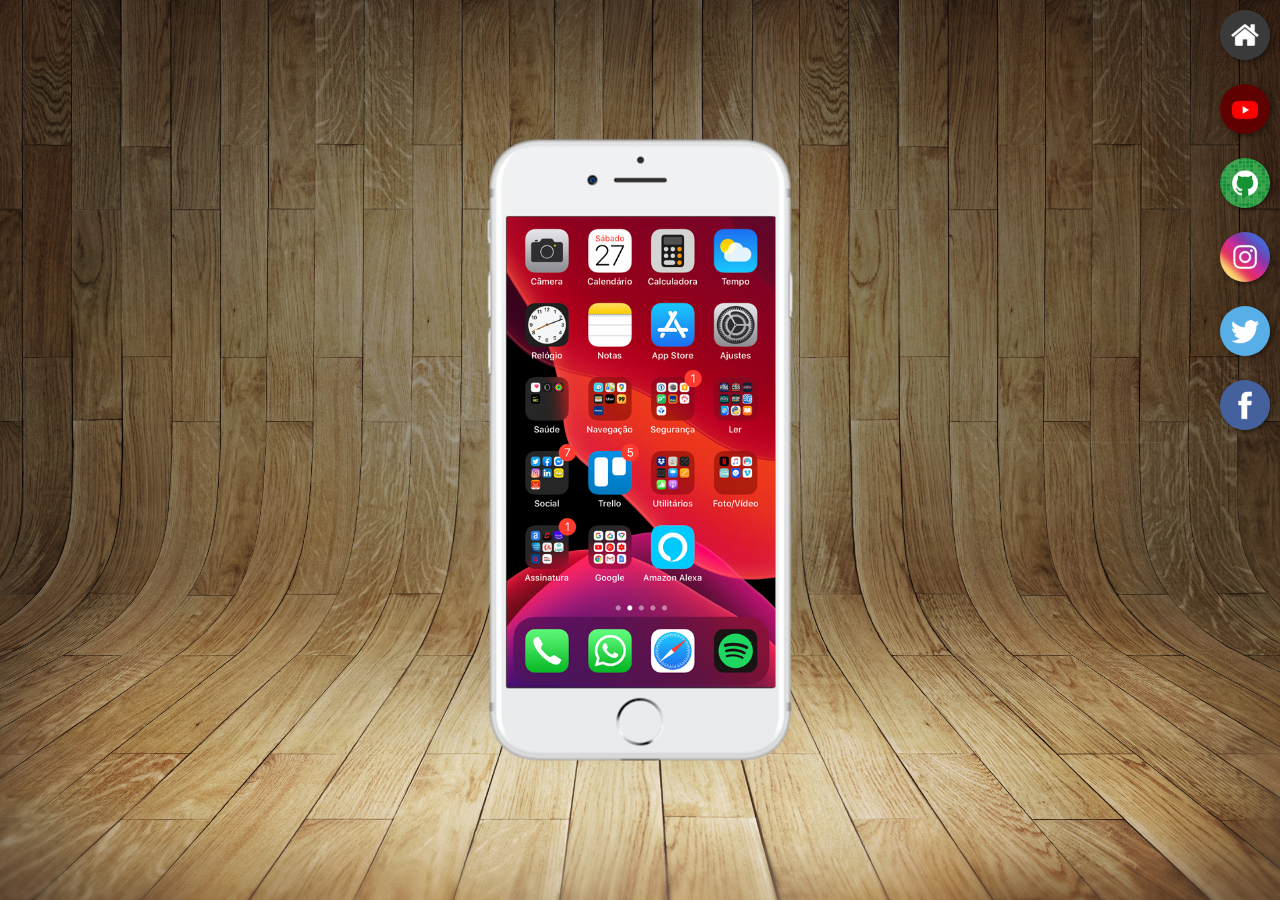
<file: index.html>
<!DOCTYPE html>
<html lang="pt-br">

<head>
    <meta charset="UTF-8">
    <meta name="viewport" content="width=device-width, initial-scale=1.0">
    <link rel="shortcut icon" href="assets/favicon/favicon.ico" type="image/x-icon">
    <link rel="stylesheet" href="assets/css/style.css">
    <title>Redes Sociais</title>
</head>

<body>
    <main>
        <section id="telefone">
            <iframe src="pages/home.html" name="tela" id="tela" frameborder="0"></iframe>
        </section>

        <section id="redes-sociais">
            <a href="pages/home.html" target="tela"><img src="assets/imagens/logo-home.jpg" alt="logo-home"></a><br>
            <a href="pages/youtube.html" target="tela"><img src="assets/imagens/logo-youtube.jpg" alt="logo-youtube"></a><br>
            <a href="pages/github.html" target="tela"><img src="assets/imagens/logo-github.jpg" alt="logo-github"></a><br>
            <a href="pages/instagram.html" target="tela"><img src="assets/imagens/logo-instagram.jpg" alt="logo-instagram"></a><br>
            <a href="pages/twitter.html" target="tela"><img src="assets/imagens/logo-twitter.jpg" alt="logo-twitter"></a><br>
            <a href="pages/facebook.html" target="tela"><img src="assets/imagens/logo-facebook.jpg" alt="logo-facebook"></a>
        </section>
    </main>

</body>

</html>
</file>
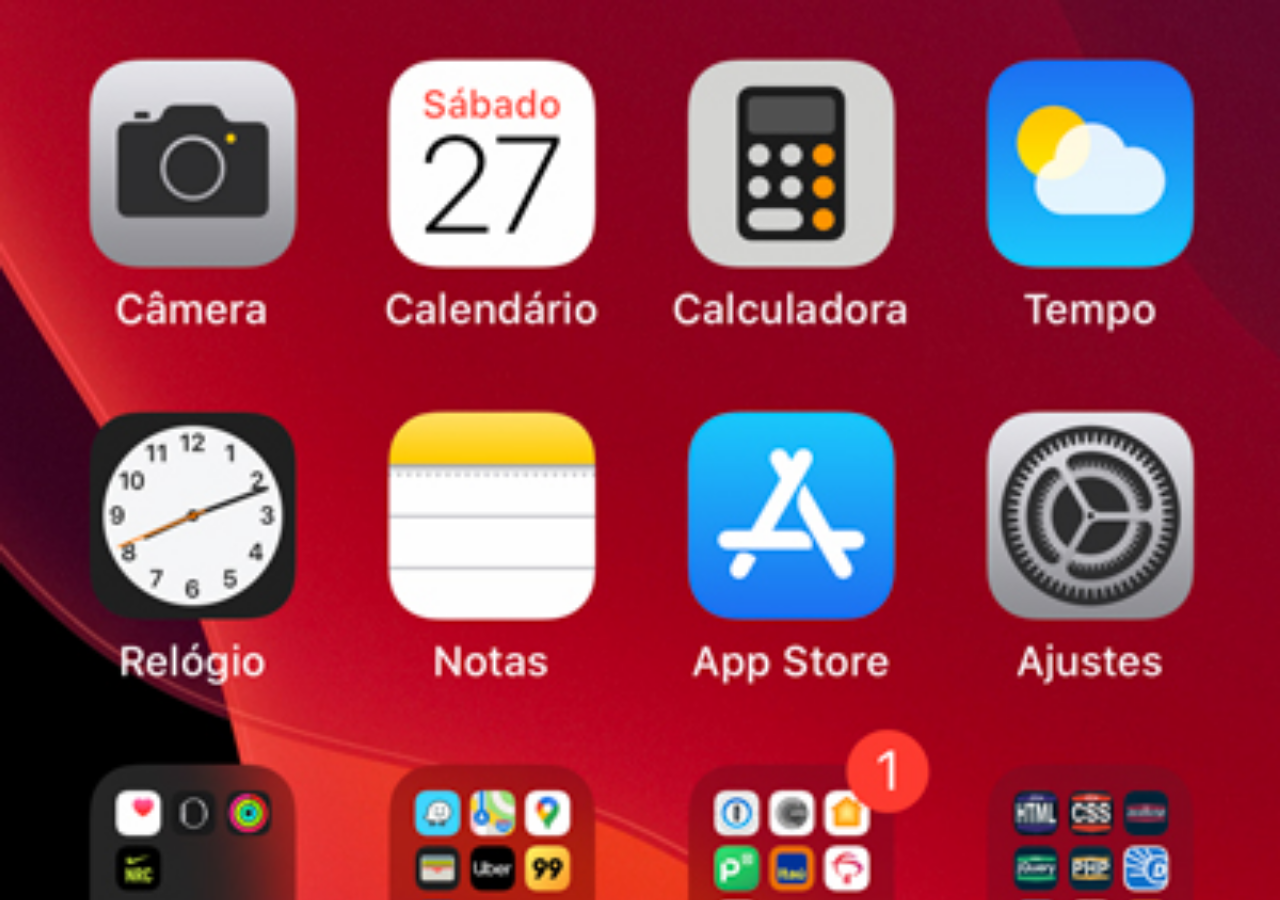
<file: home.html>
<!DOCTYPE html>
<html lang="pt-br">
<head>
    <meta charset="UTF-8">
    <meta name="viewport" content="width=device-width, initial-scale=1.0">
    <title>Home</title>
    <style>
        *{
            margin: 0px;
            padding: 0px;
        }
        body{
            width: 100vw;
            height: 100vh;
            background: black url(assets/imagens/tela-home.jpg) no-repeat top center;
            background-size: cover;
        }
    </style>
</head>
<body>
    
</body>
</html>
</file>
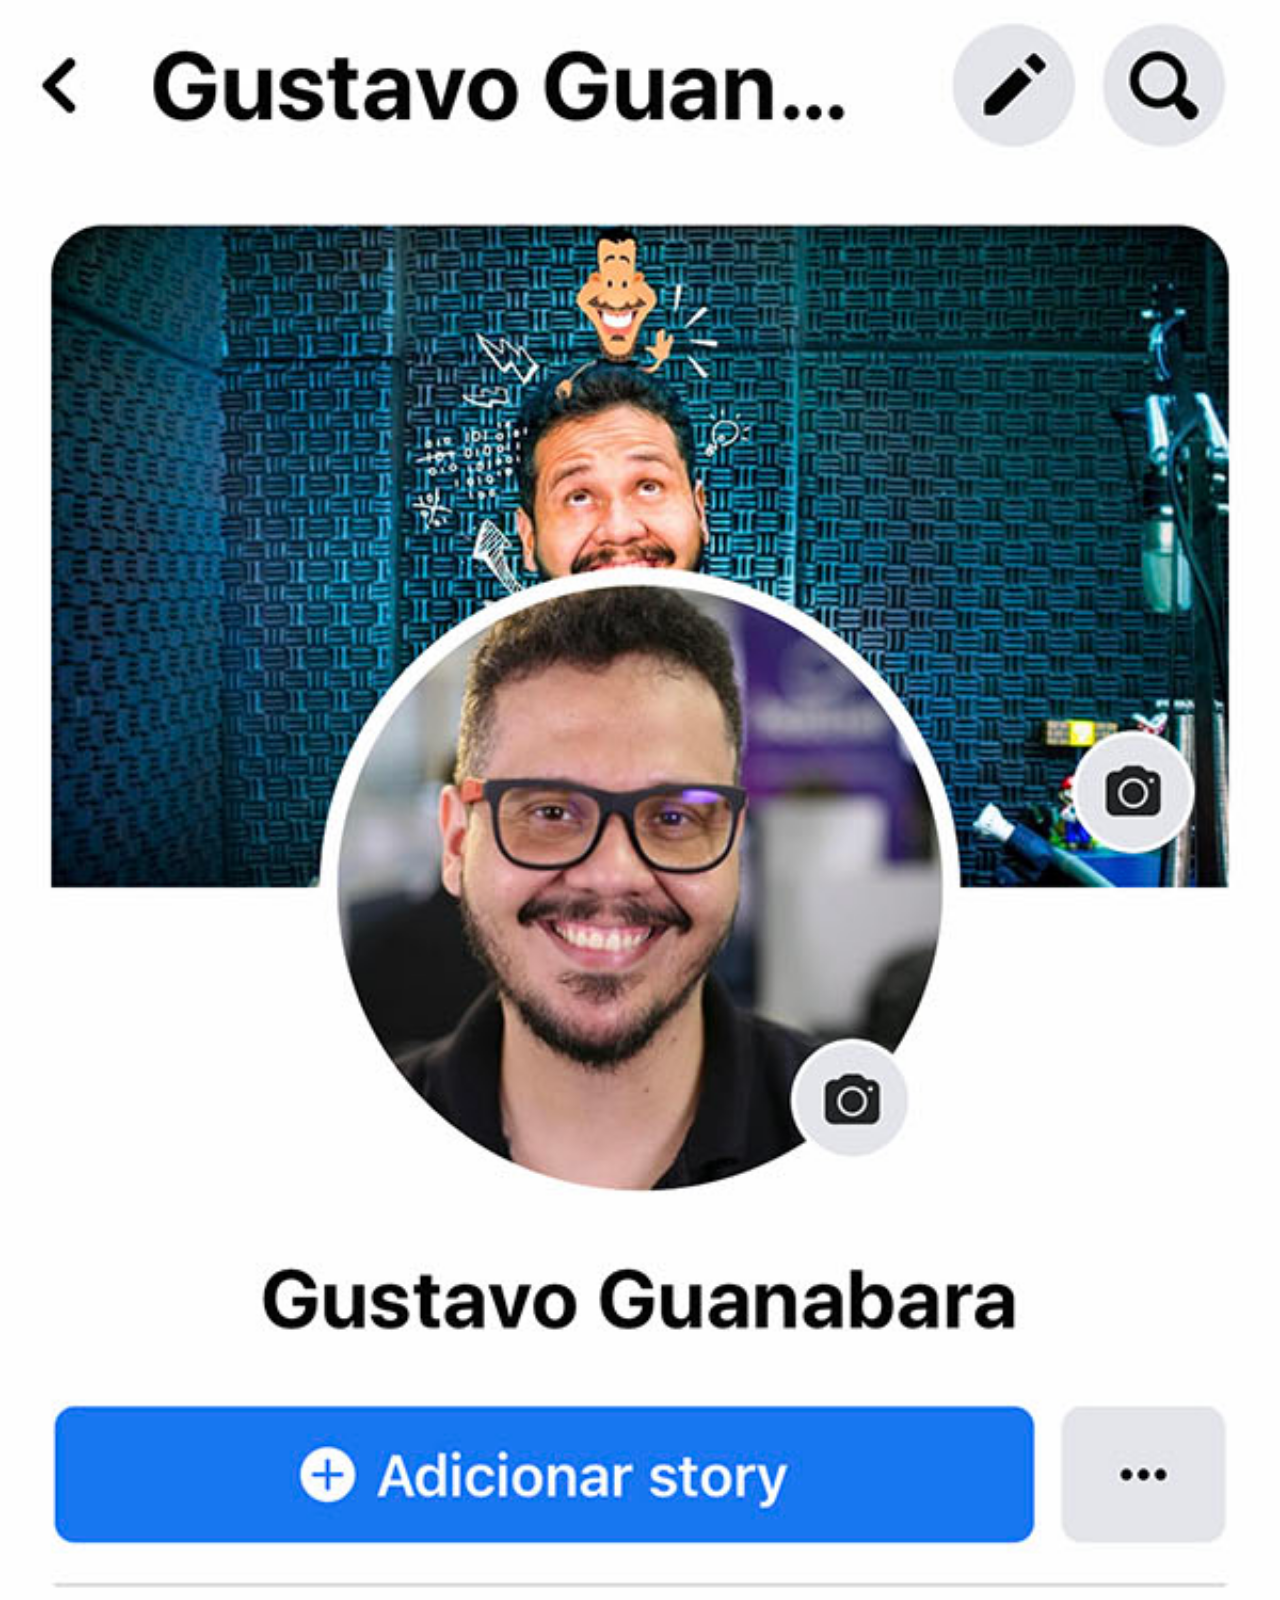
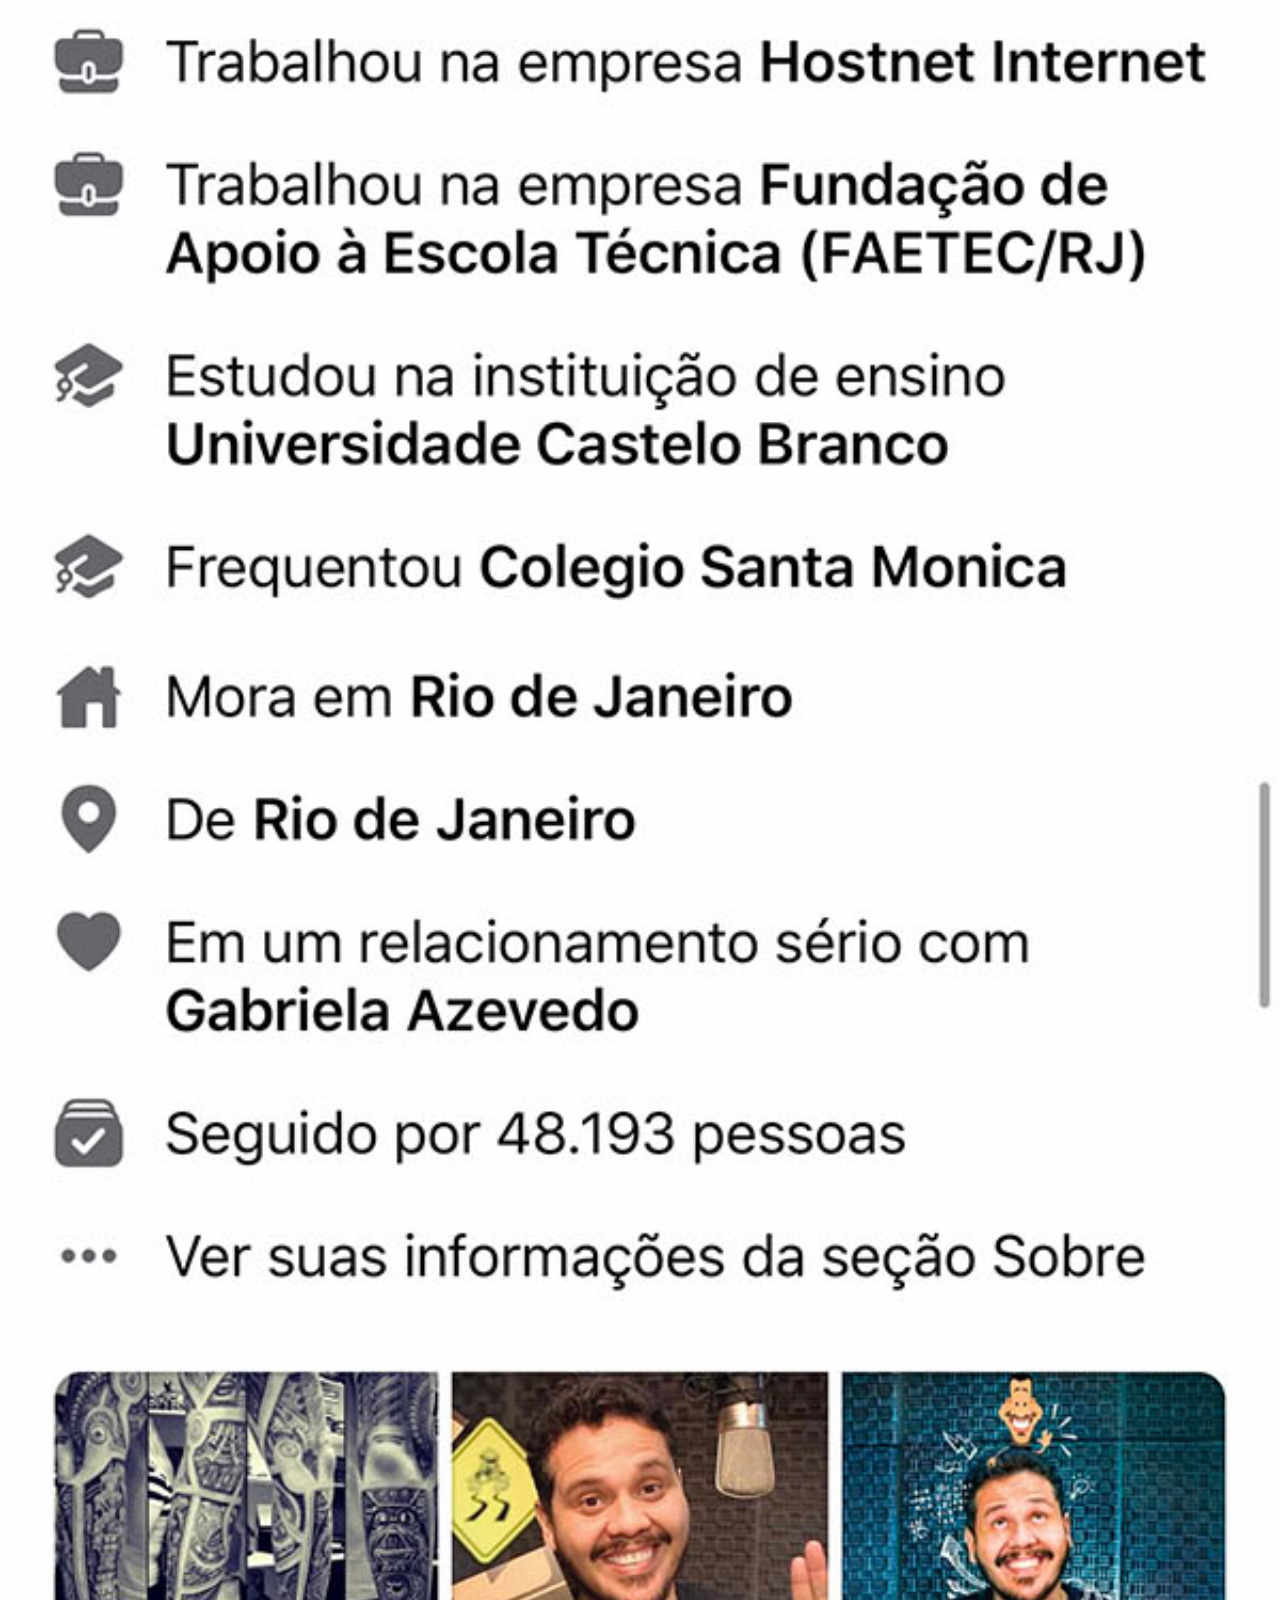
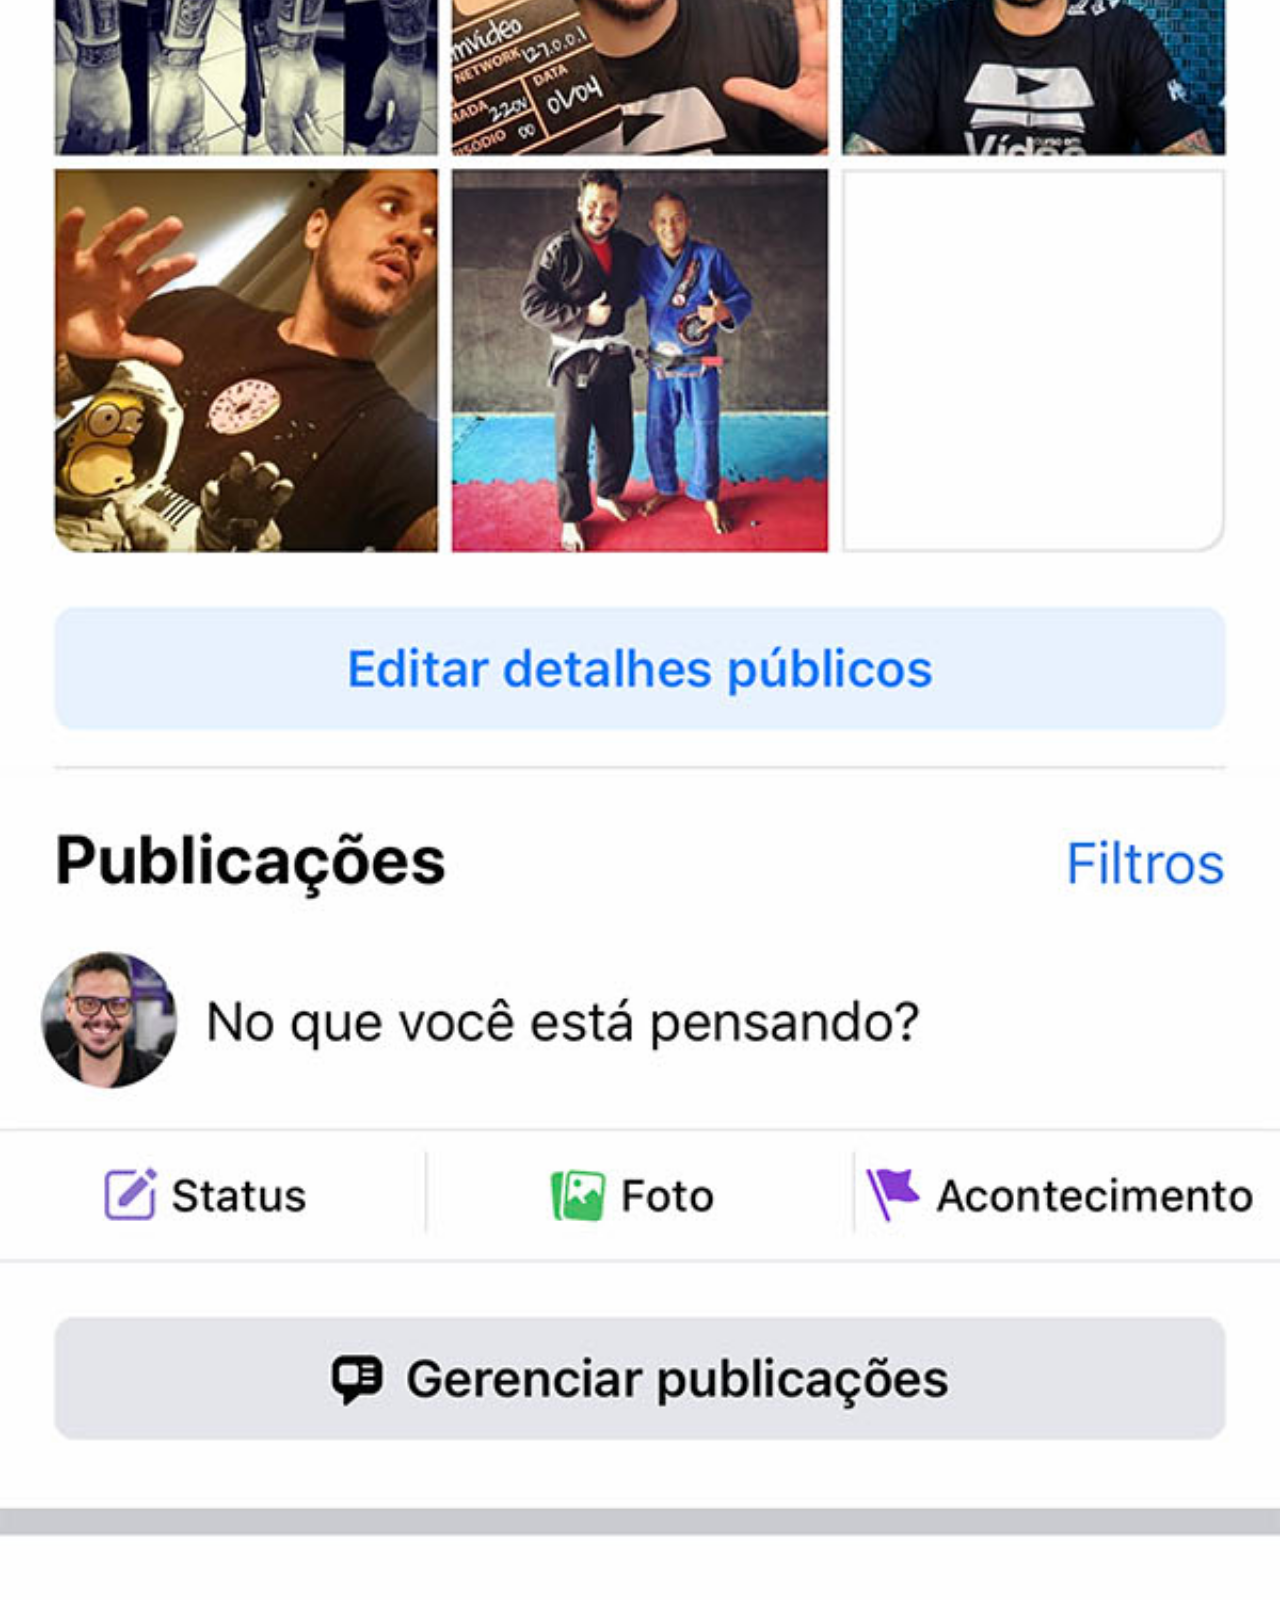
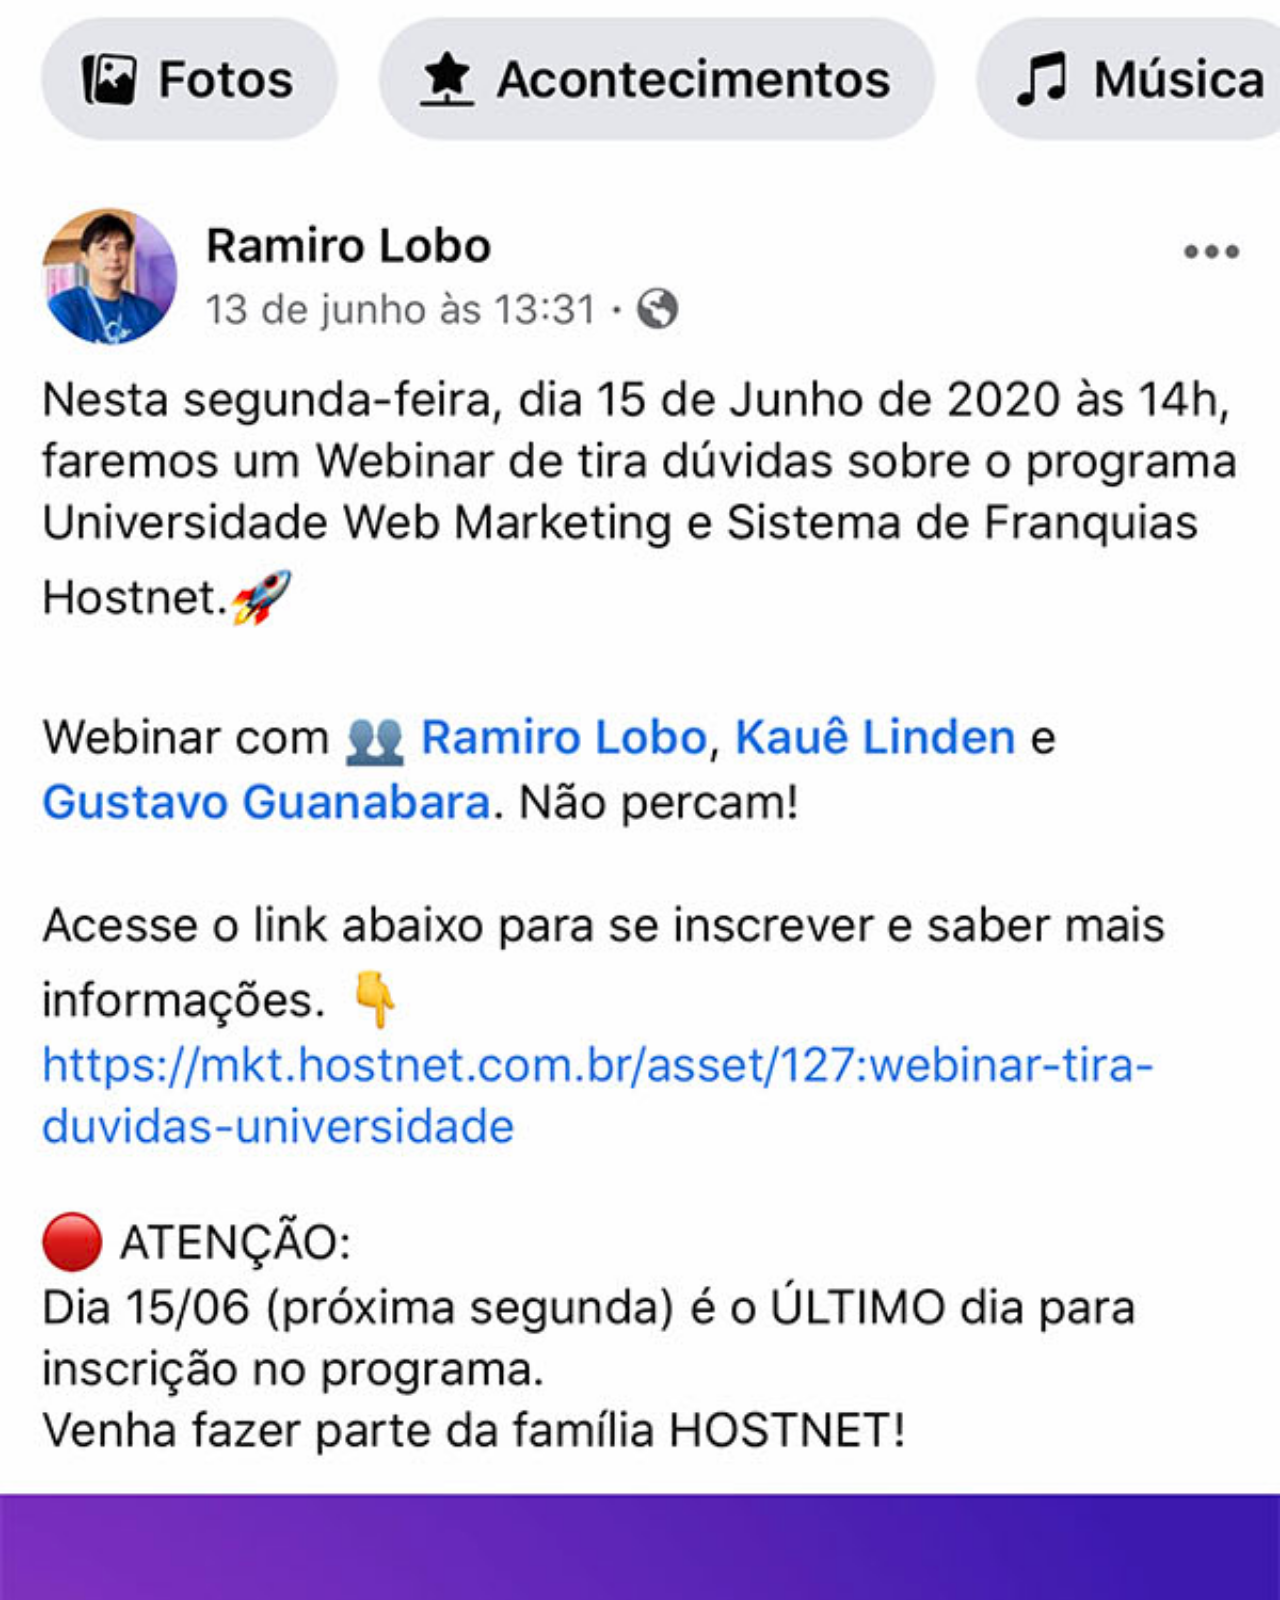
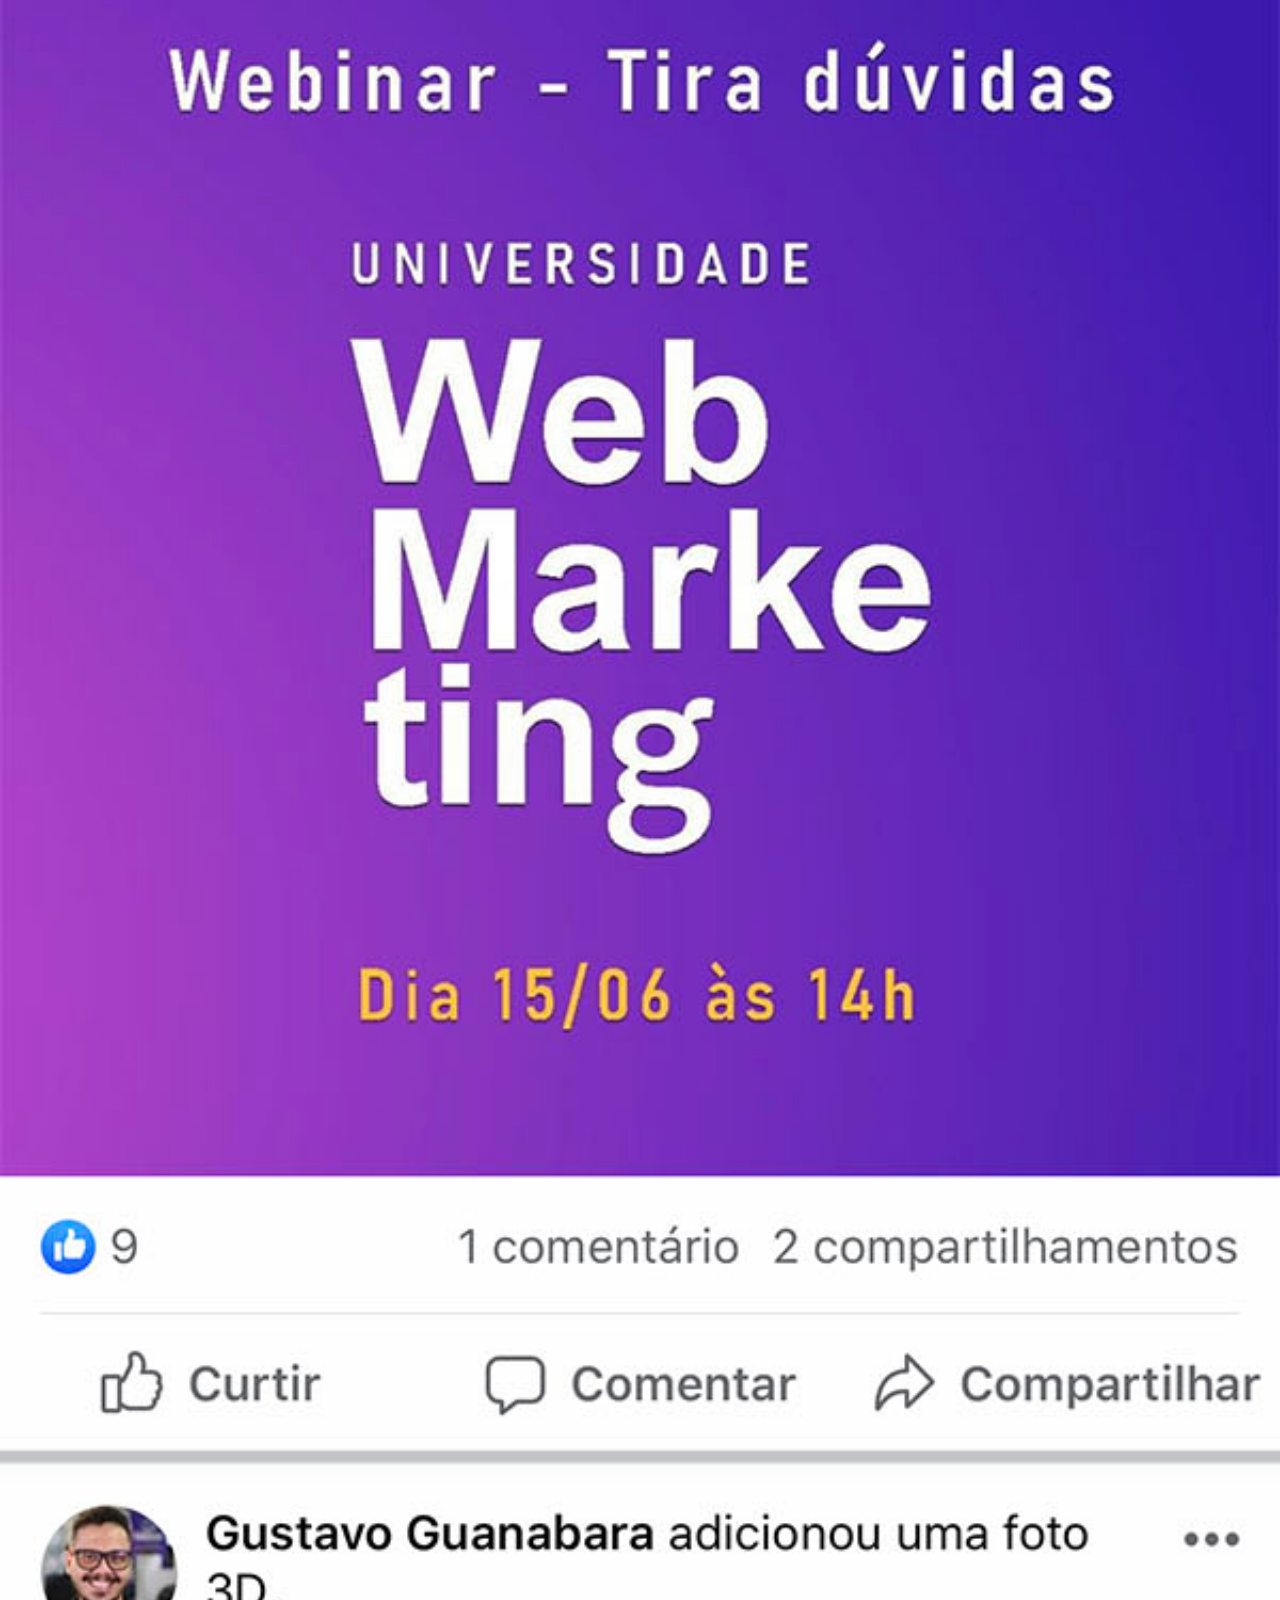
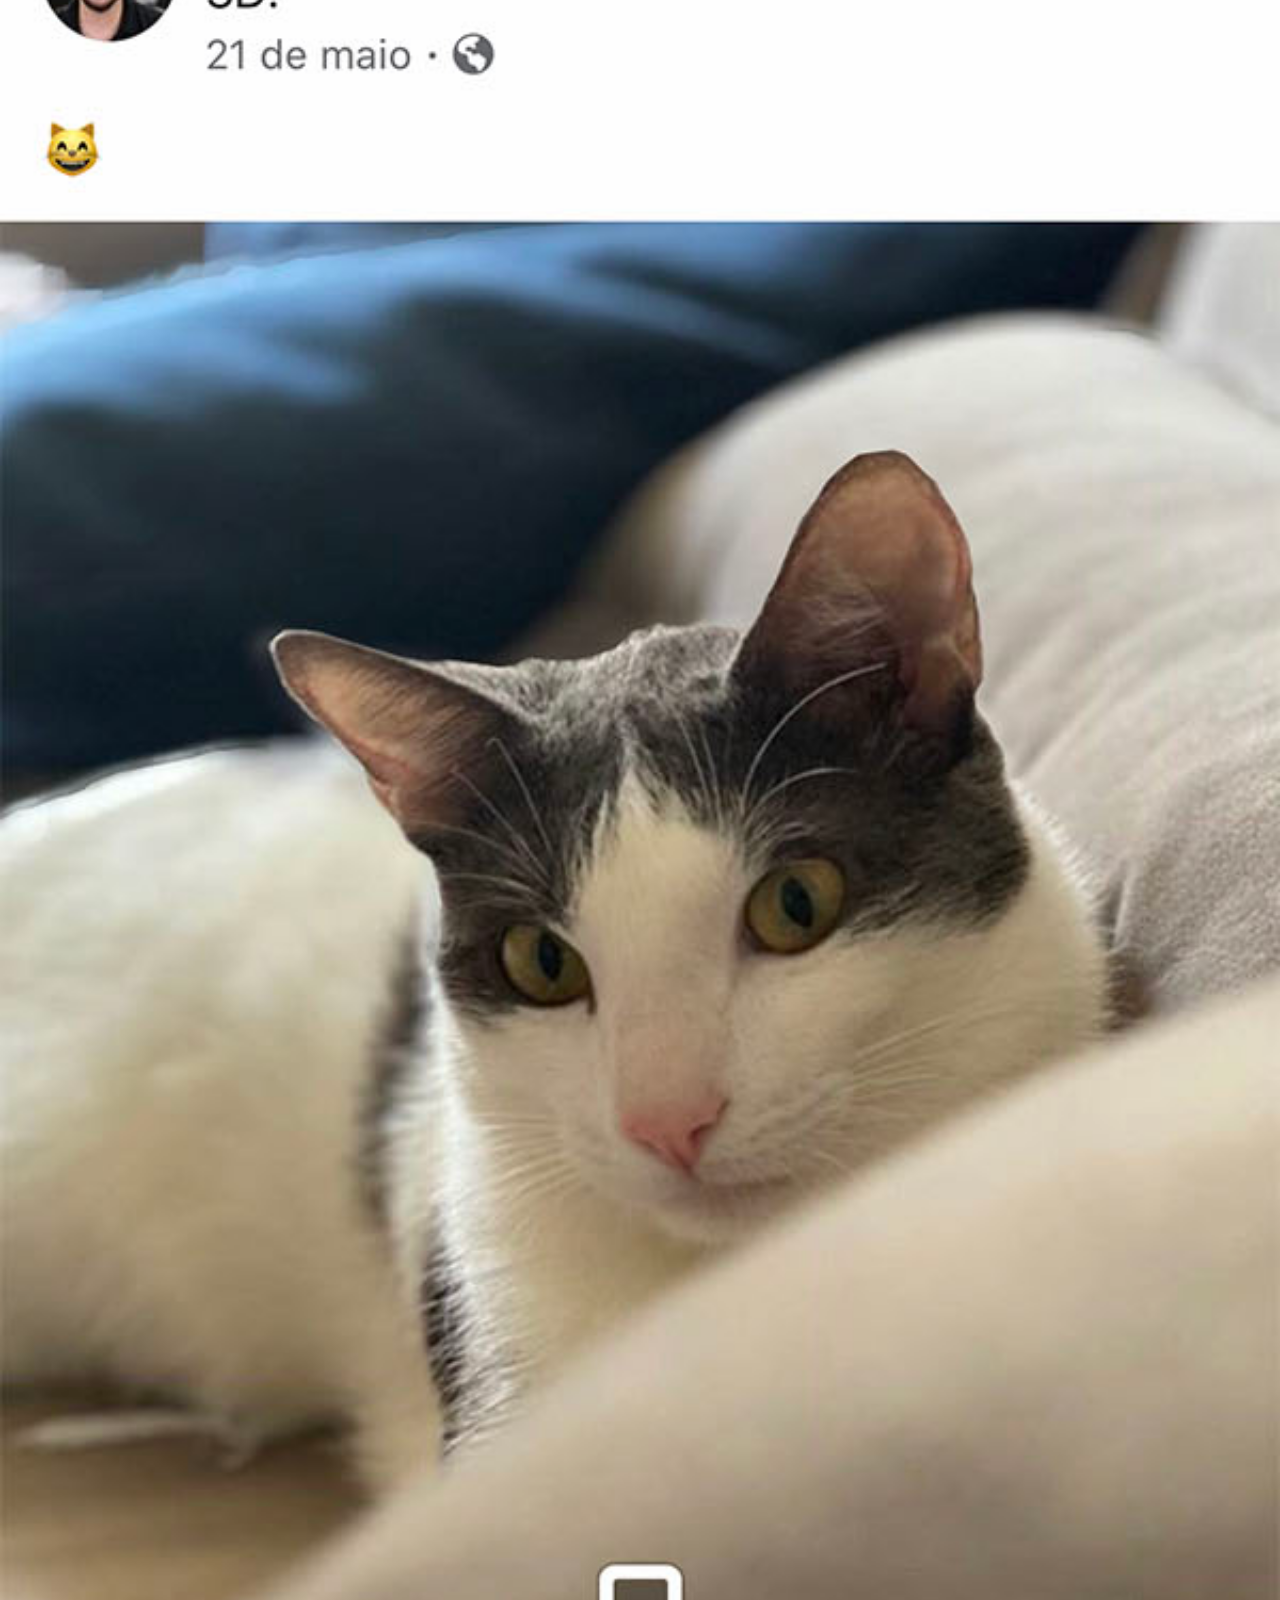
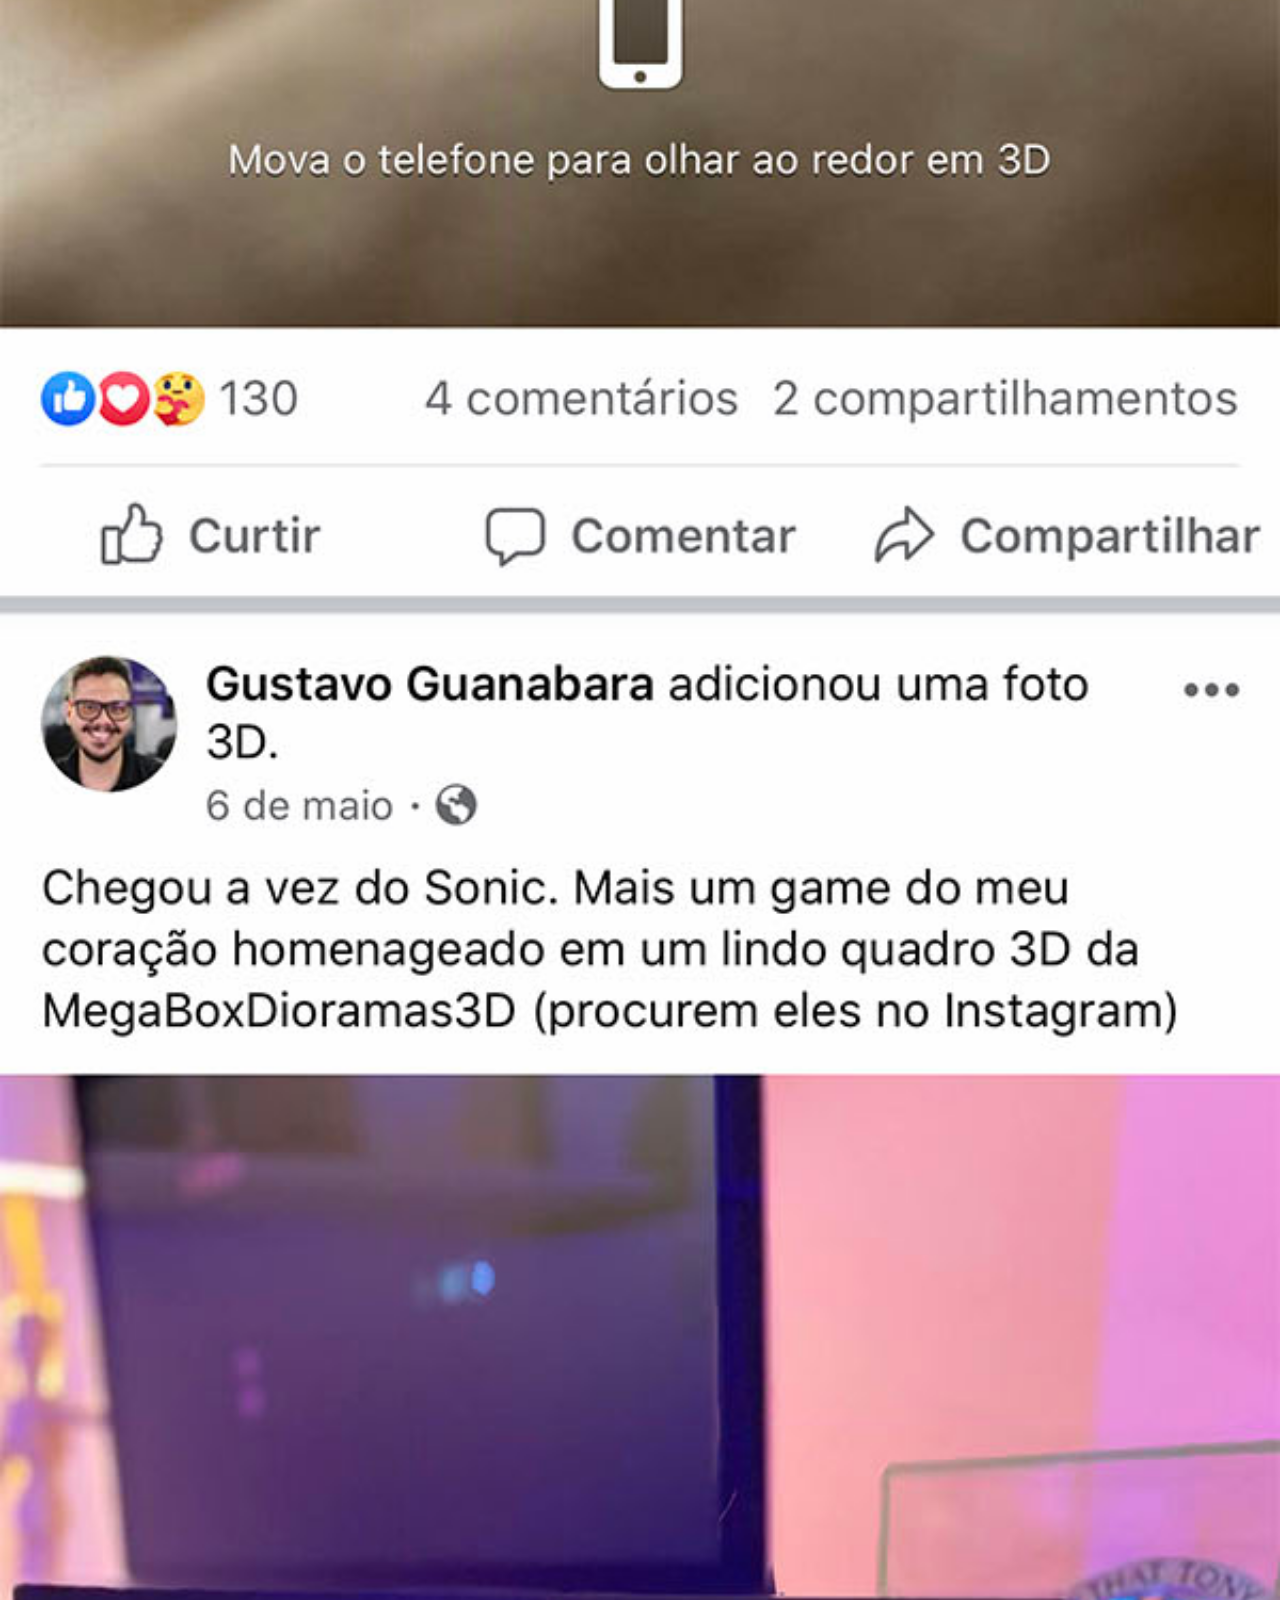
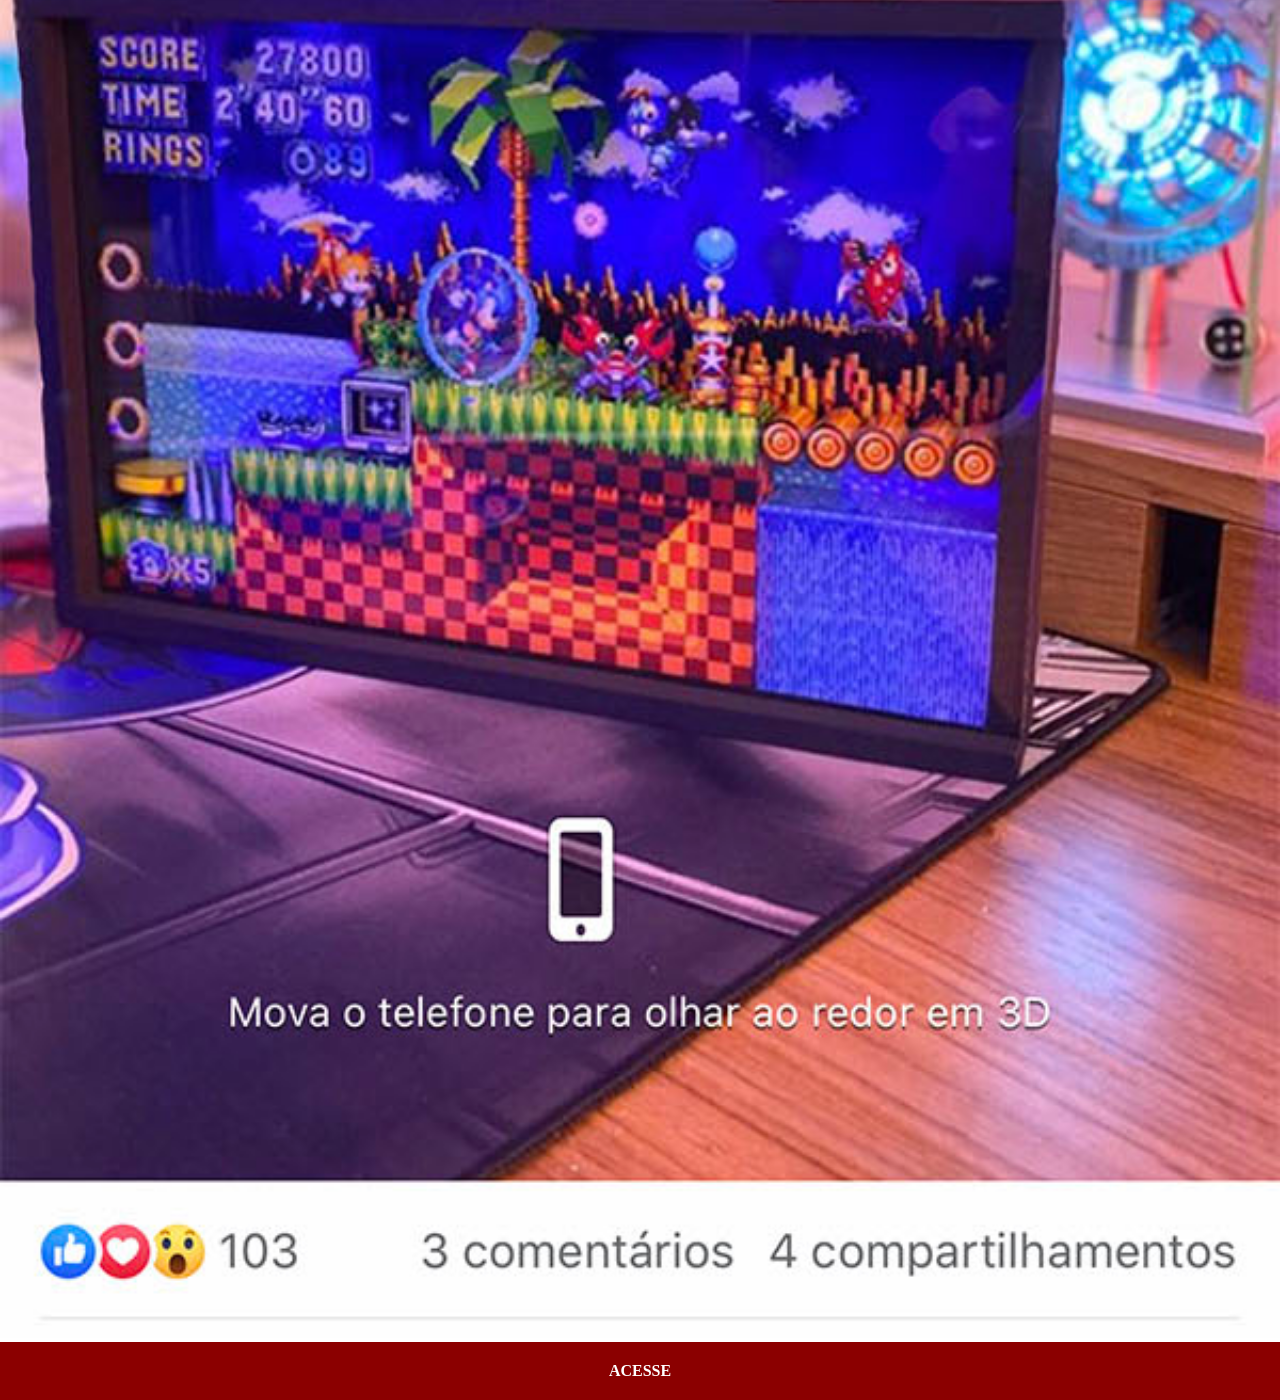
<file: pages/facebook.html>
<!DOCTYPE html>
<html lang="pt-br">
<head>
    <meta charset="UTF-8">
    <meta name="viewport" content="width=device-width, initial-scale=1.0">
    <title>Facebook</title>
    <link rel="stylesheet" href="../assets/css/social.css">
</head>
<body>

    <img src="../assets/imagens/tela-facebook.jpg" alt="Facebook">
    <a href="https://www.facebook.com/?locale=pt_BR" target="_blank">ACESSE</a>
</body>
</html>
</file>
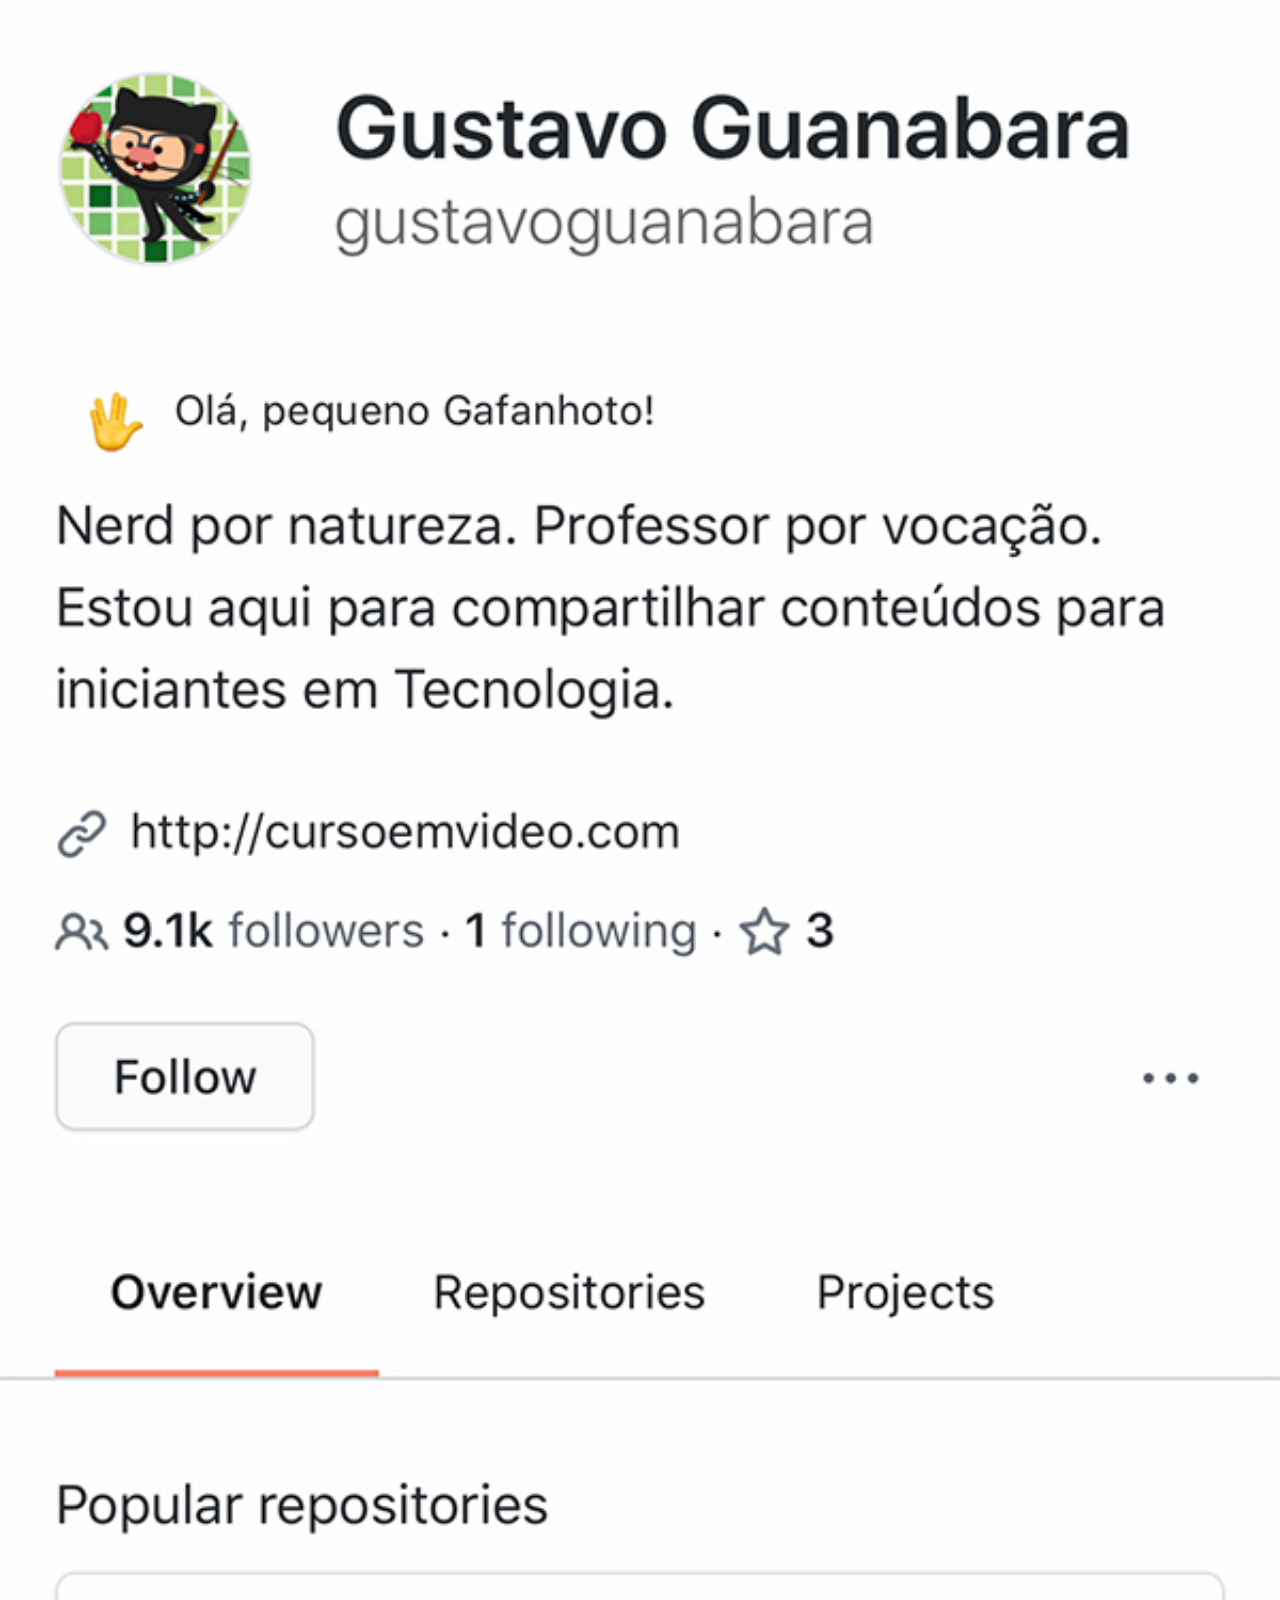
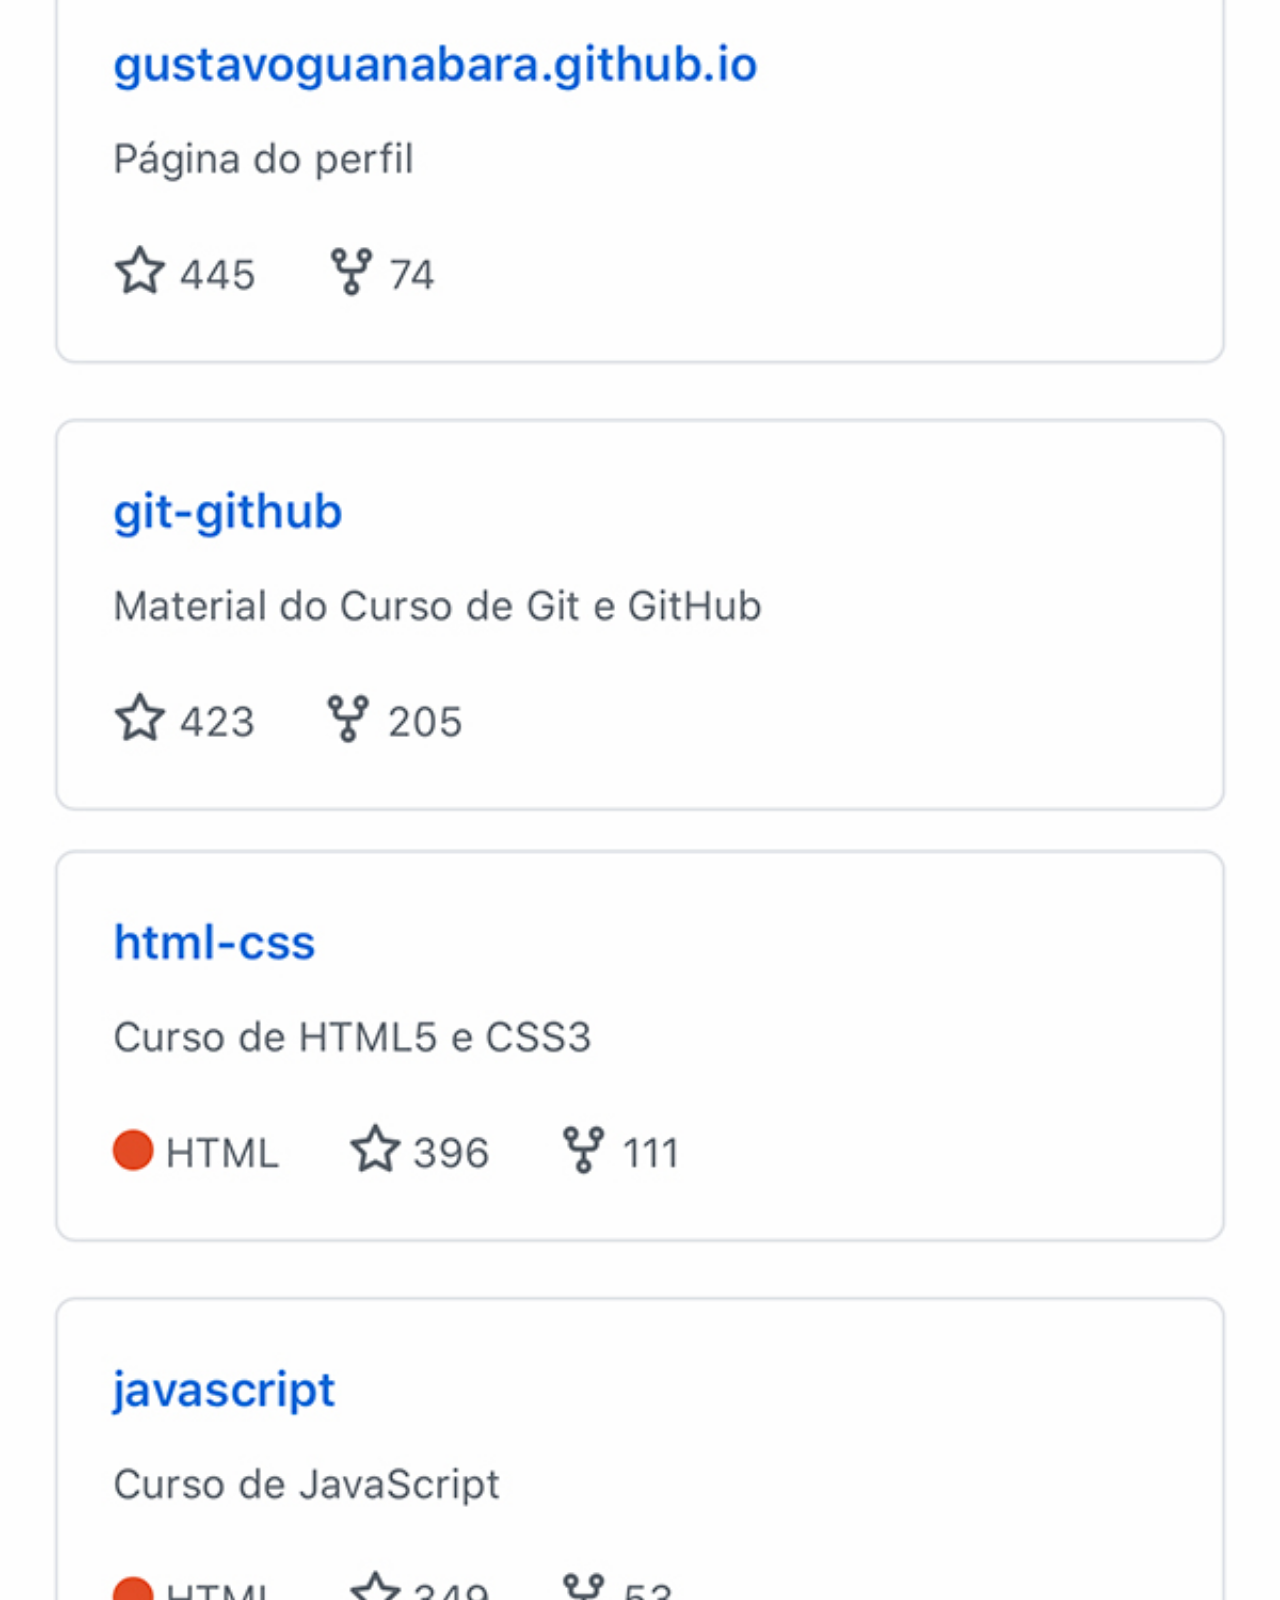
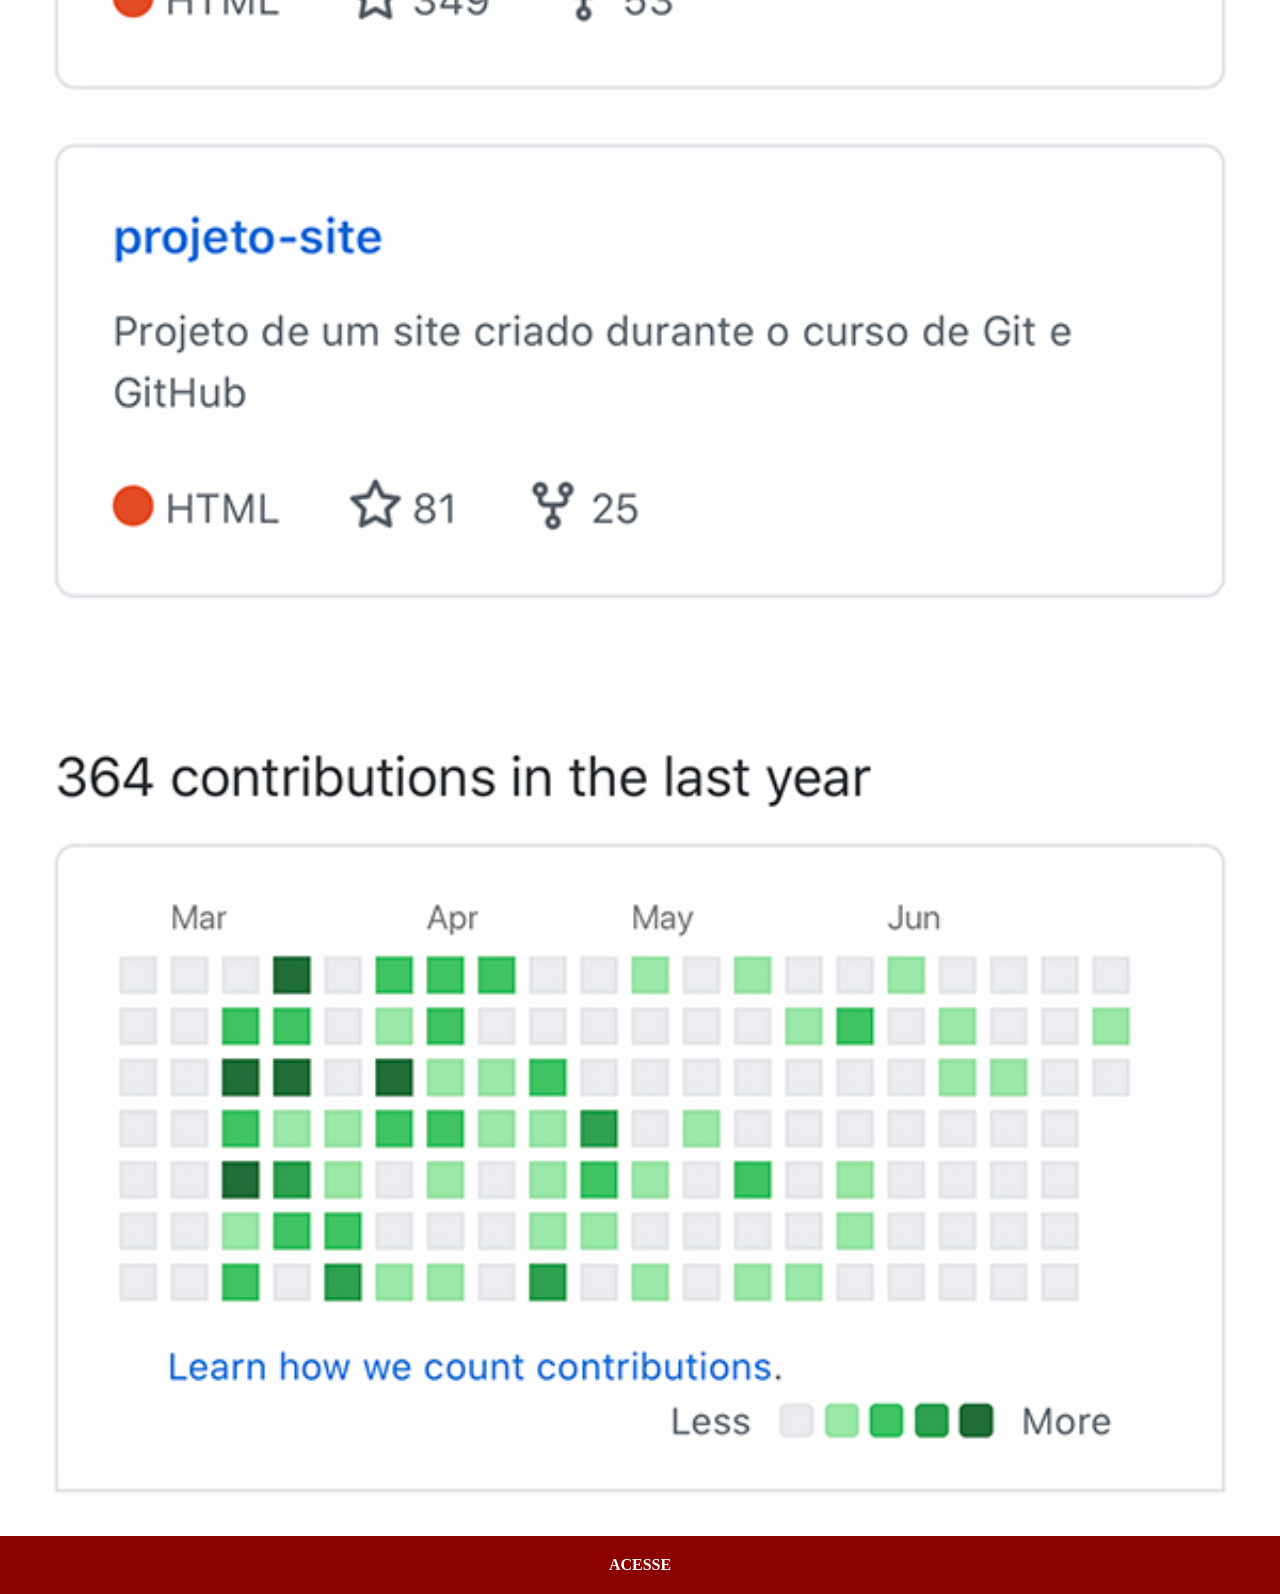
<file: pages/github.html>
<!DOCTYPE html>
<html lang="pt-br">
<head>
    <meta charset="UTF-8">
    <meta name="viewport" content="width=device-width, initial-scale=1.0">
    <title>Github</title>
    <link rel="stylesheet" href="../assets/css/social.css">
</head>
<body>

    <img src="../assets/imagens/tela-github.jpg" alt="Github">
    <a href="https://github.com/gustavoguanabara/" target="_blank">ACESSE</a>

    
</body>
</html>
</file>
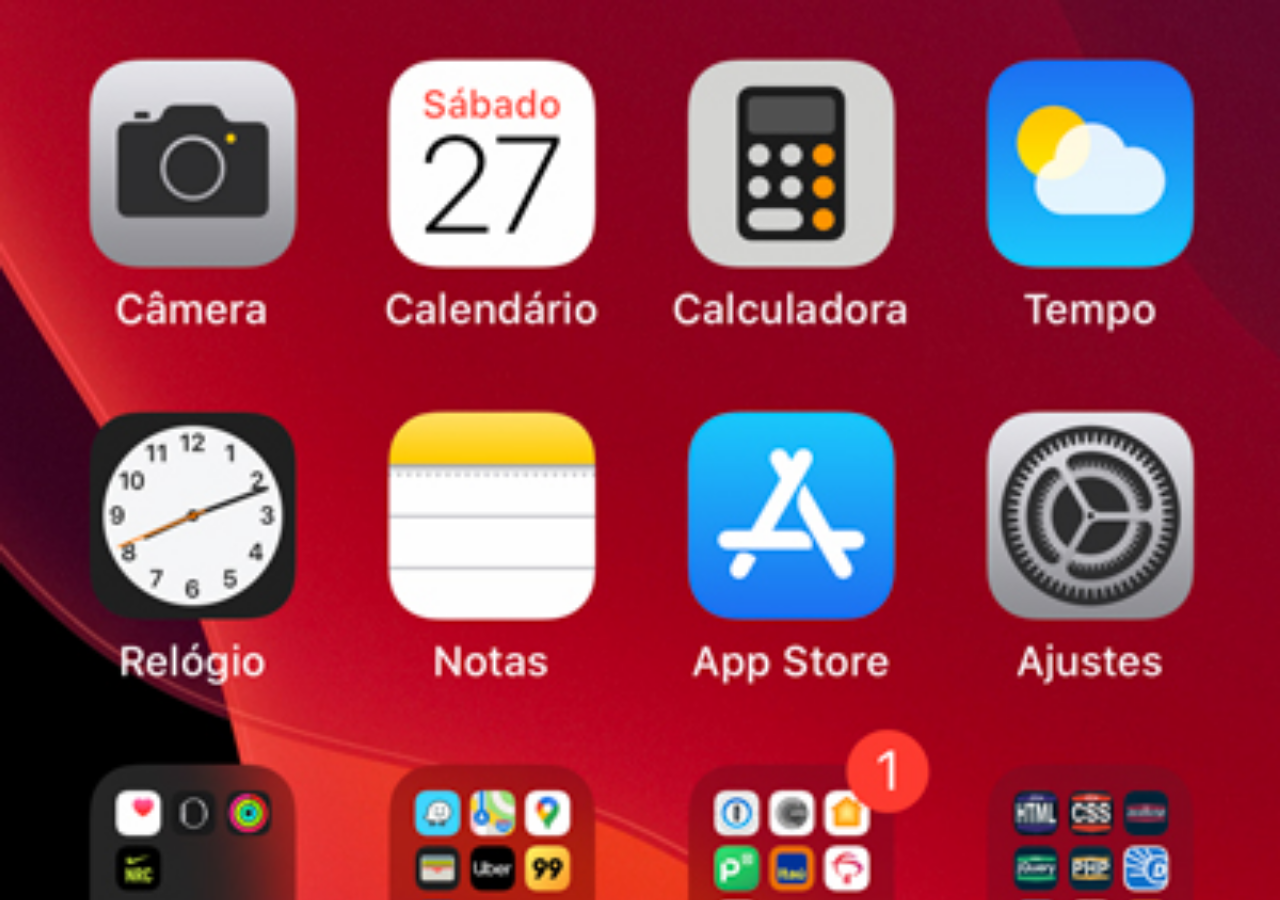
<file: pages/home.html>
<!DOCTYPE html>
<html lang="pt-br">
<head>
    <meta charset="UTF-8">
    <meta name="viewport" content="width=device-width, initial-scale=1.0">
    <title>Home</title>
    <style>
        *{
            margin: 0px;
            padding: 0px;
        }
        body{
            width: 100vw;
            height: 100vh;
            background: black url(../assets/imagens/tela-home.jpg) no-repeat top center;
            background-size: cover;
        }
    </style>
</head>
<body>
    
</body>
</html>
</file>
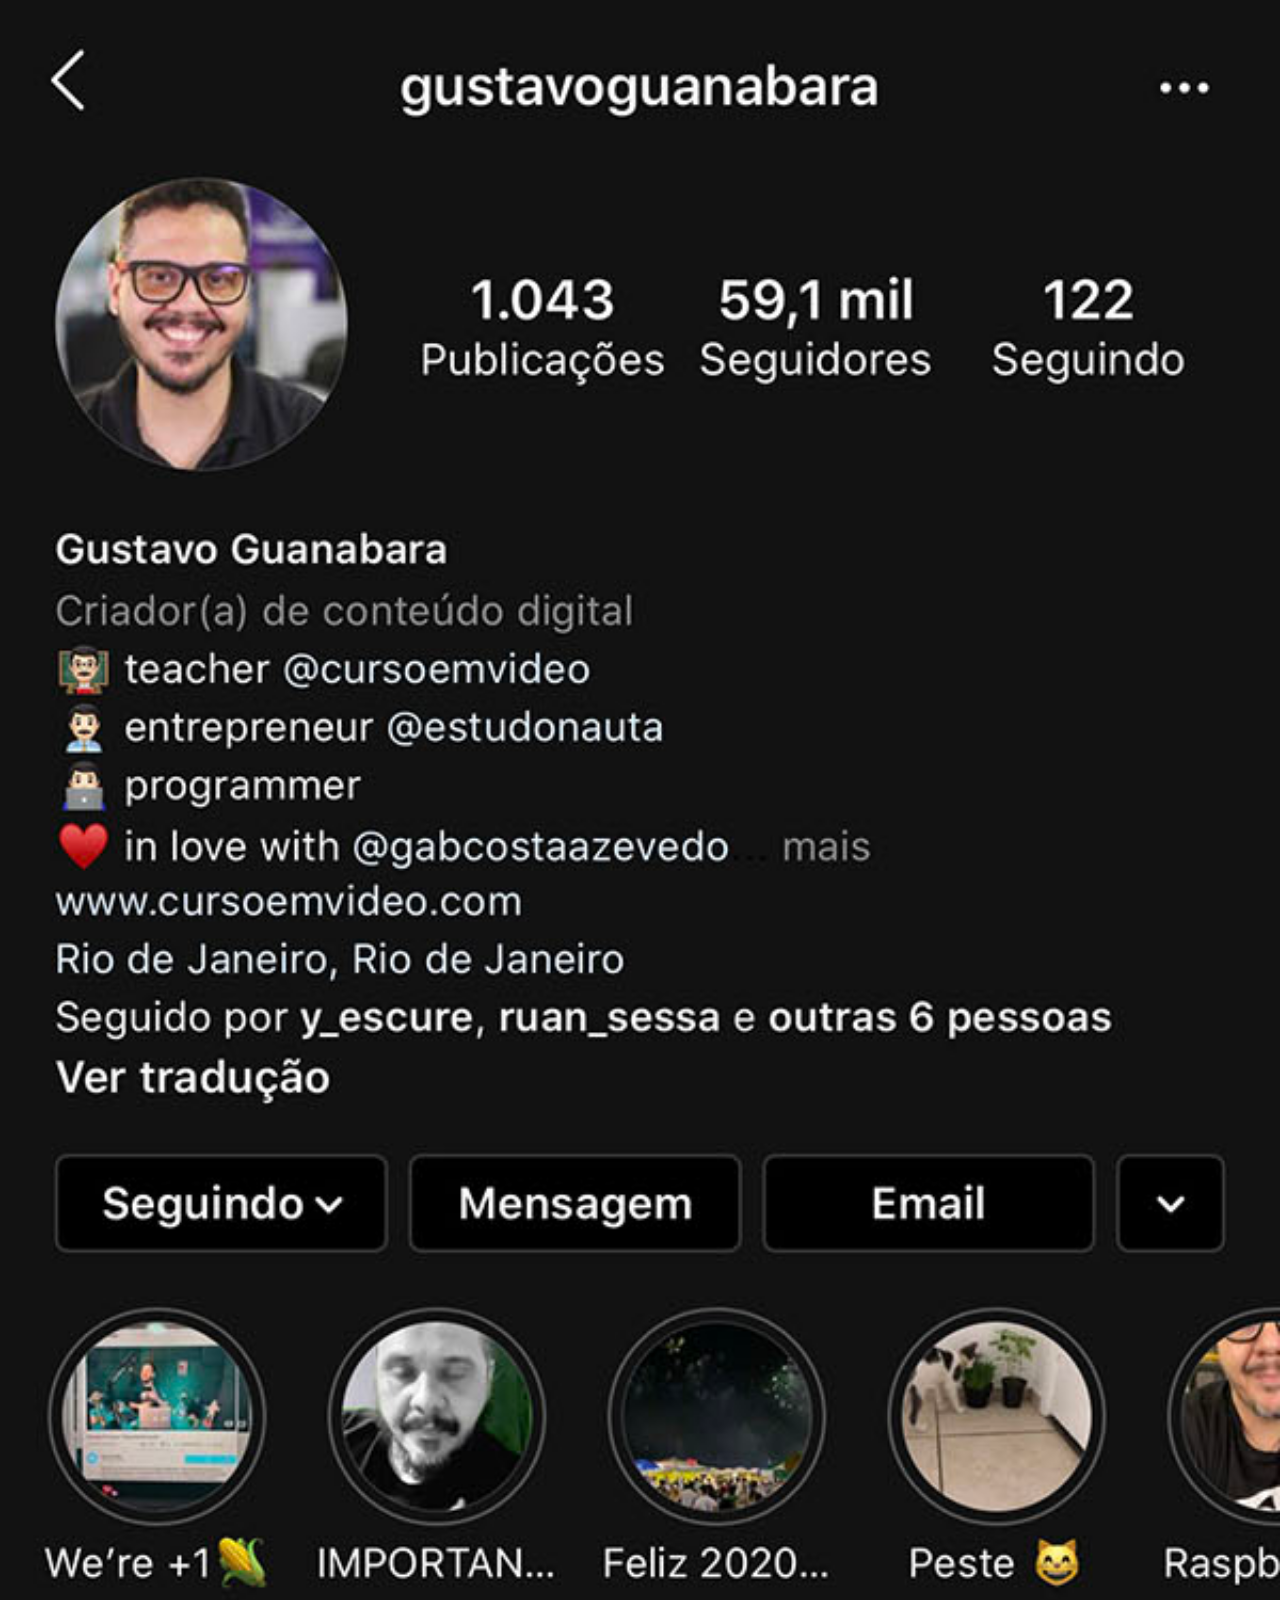
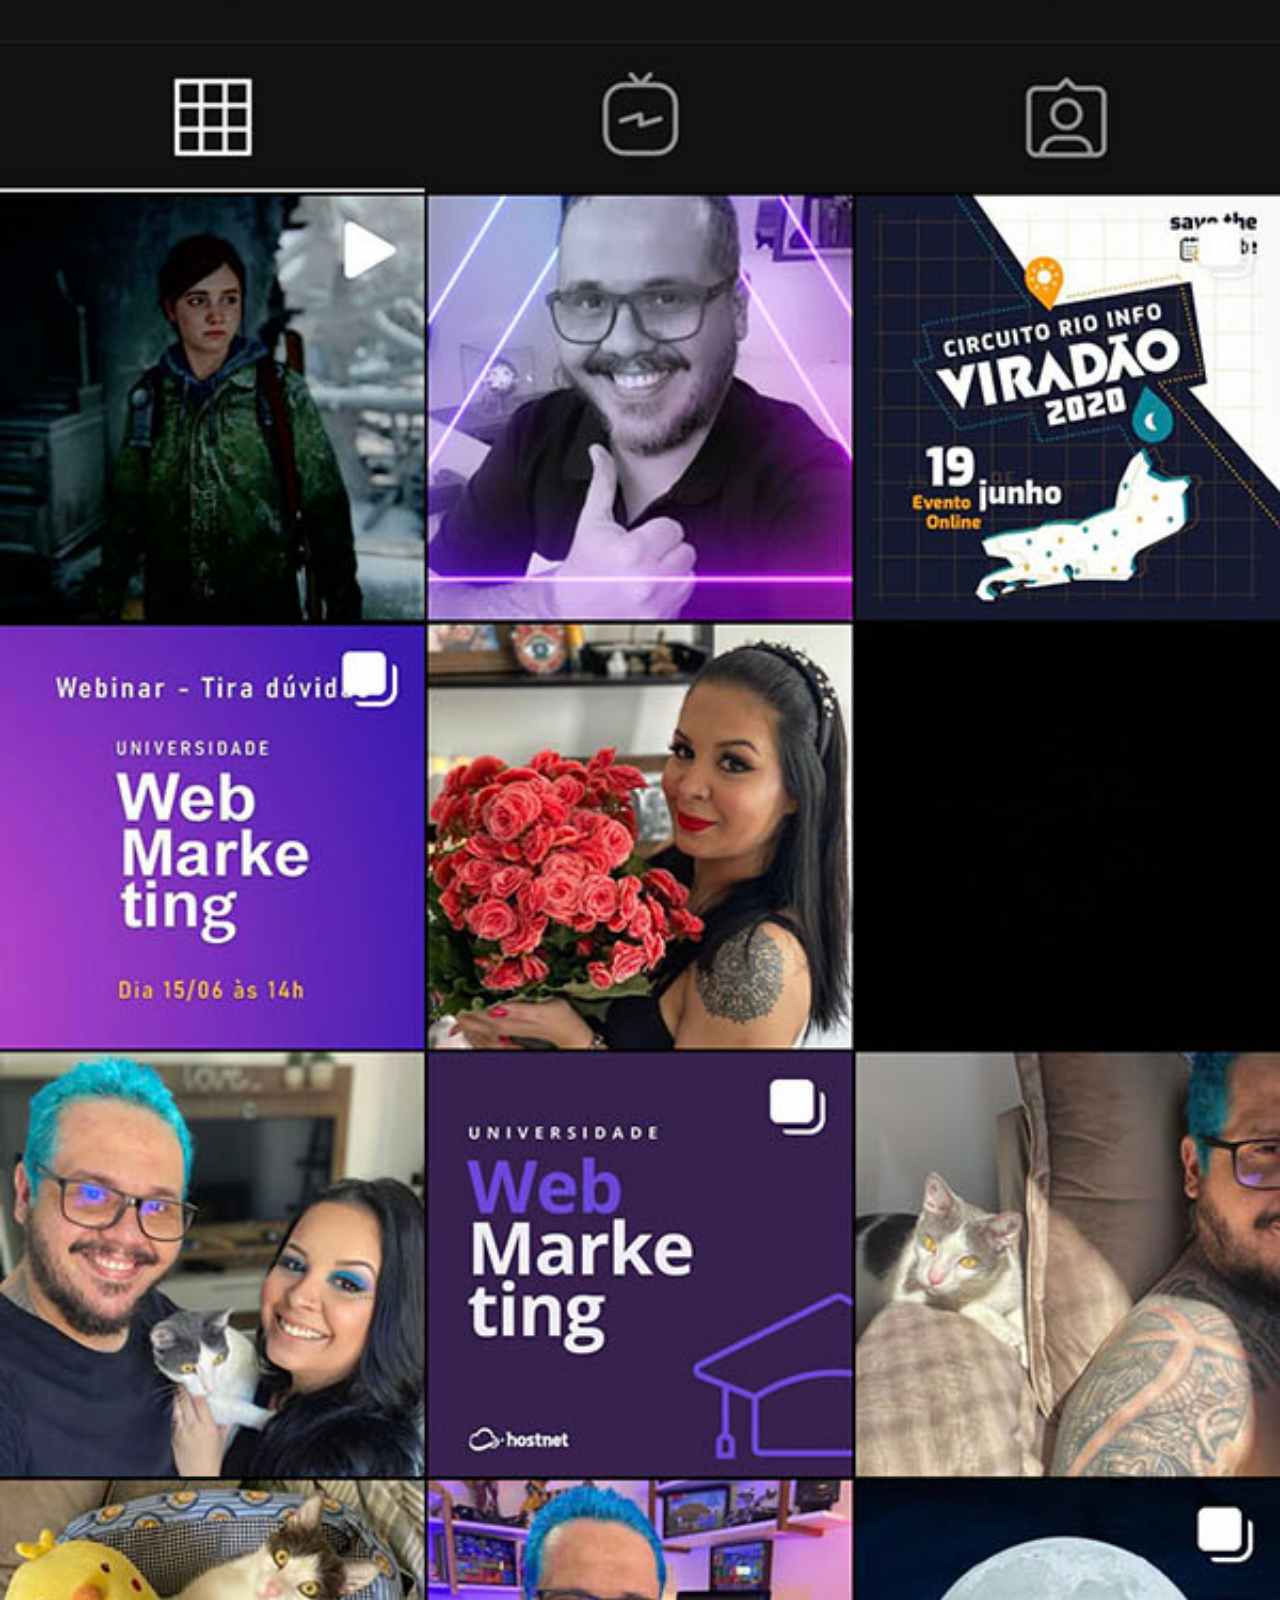
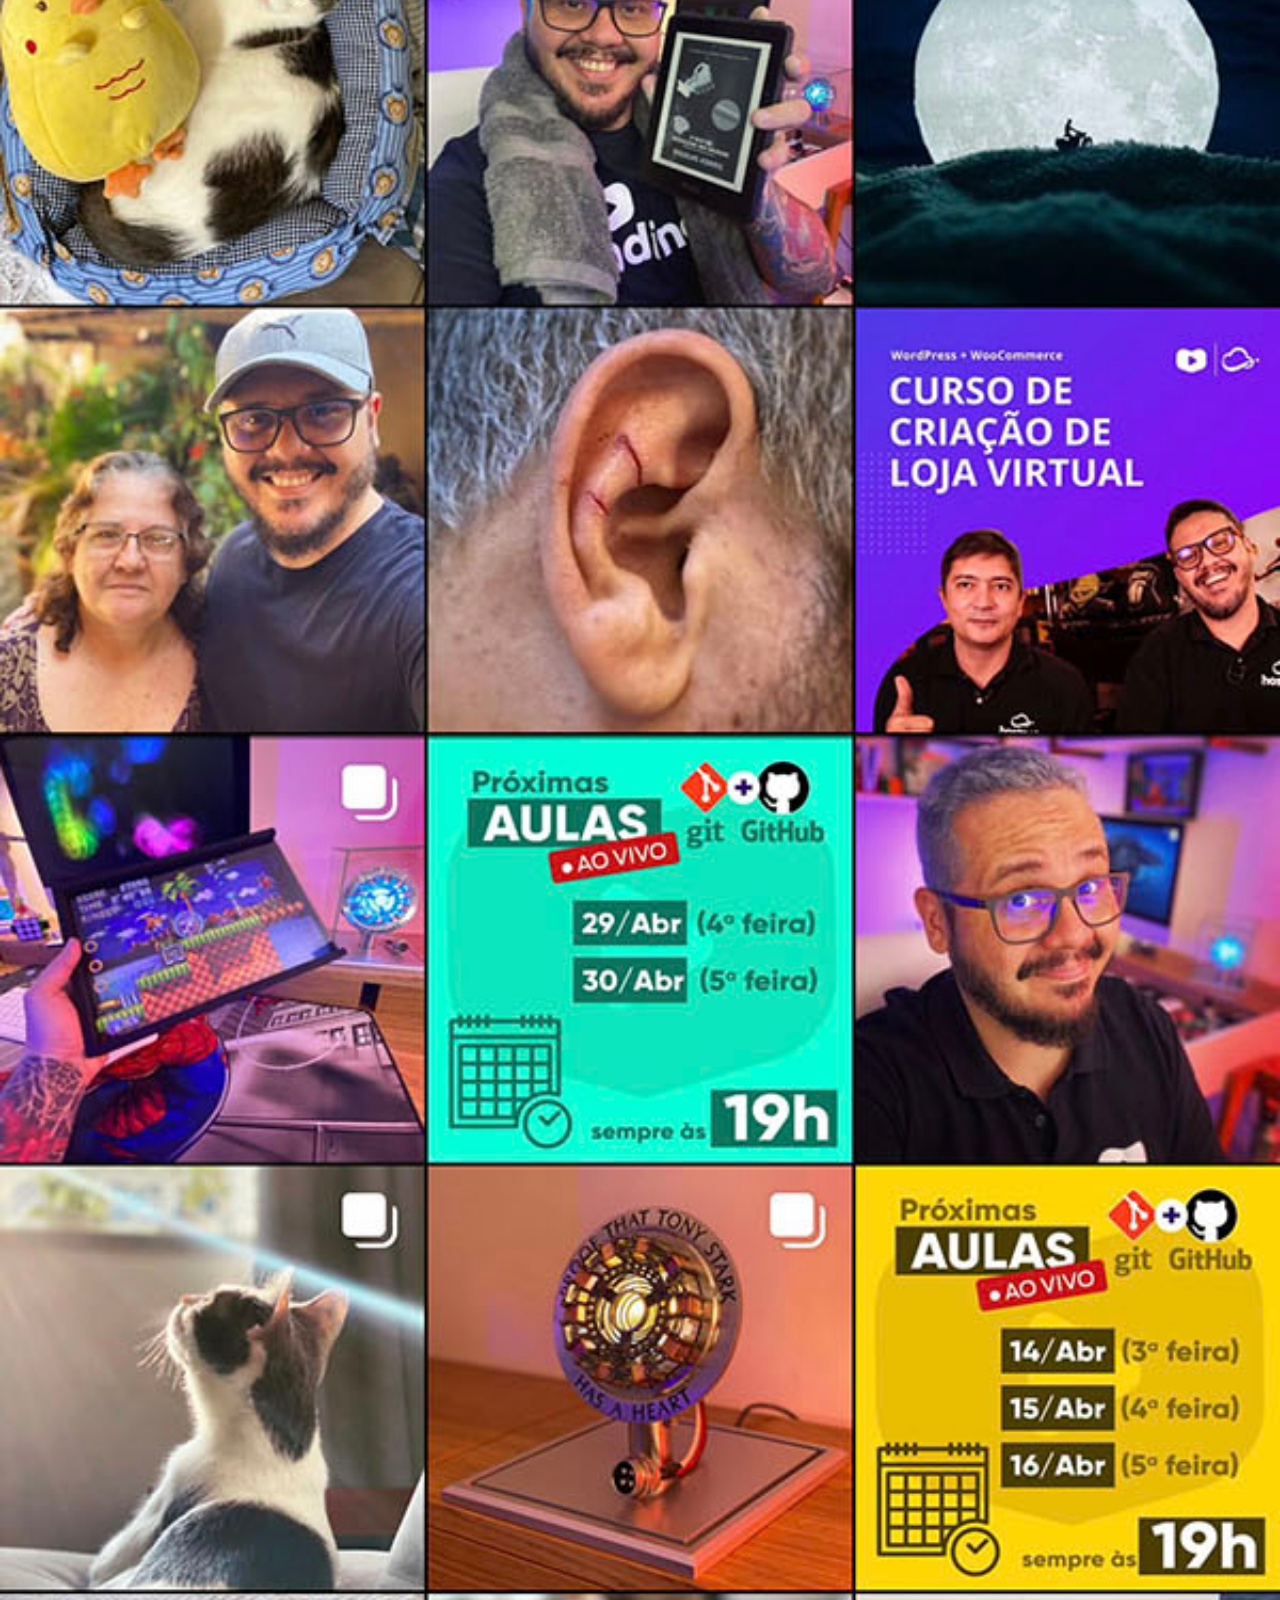
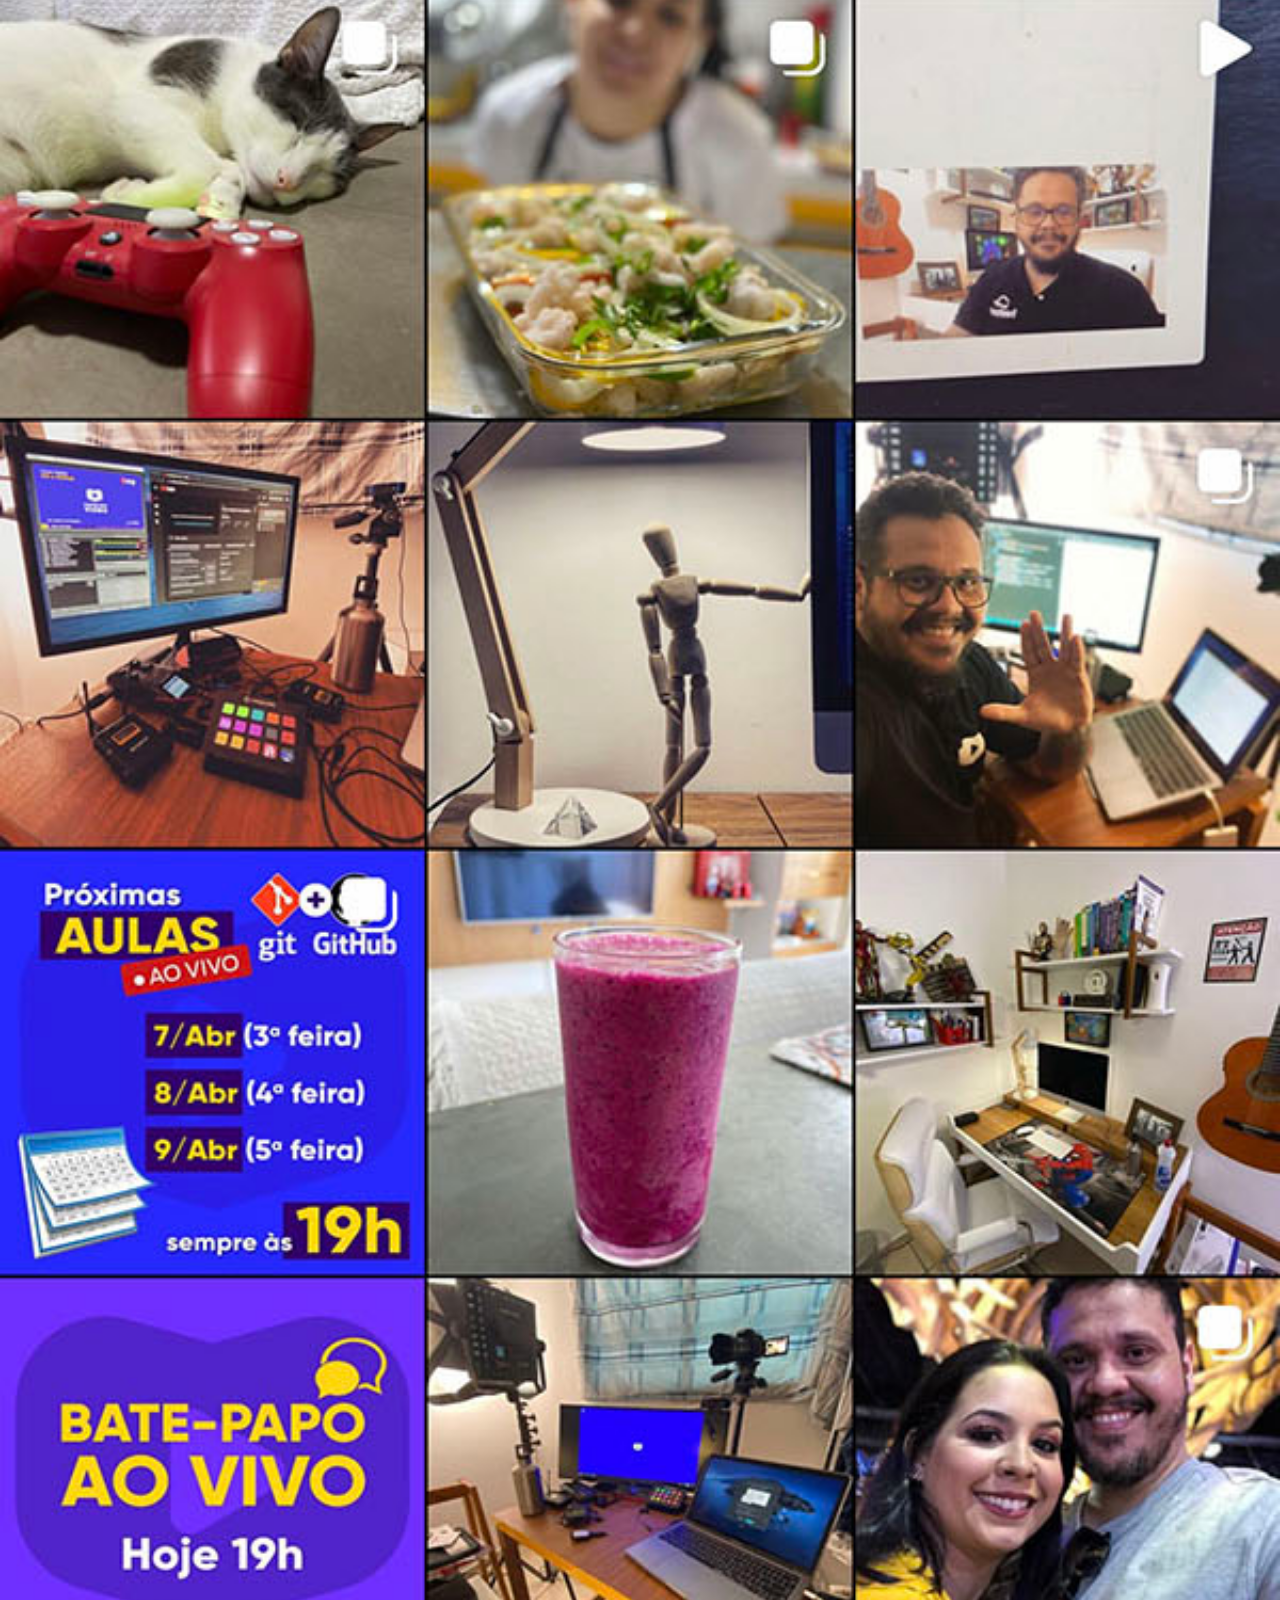
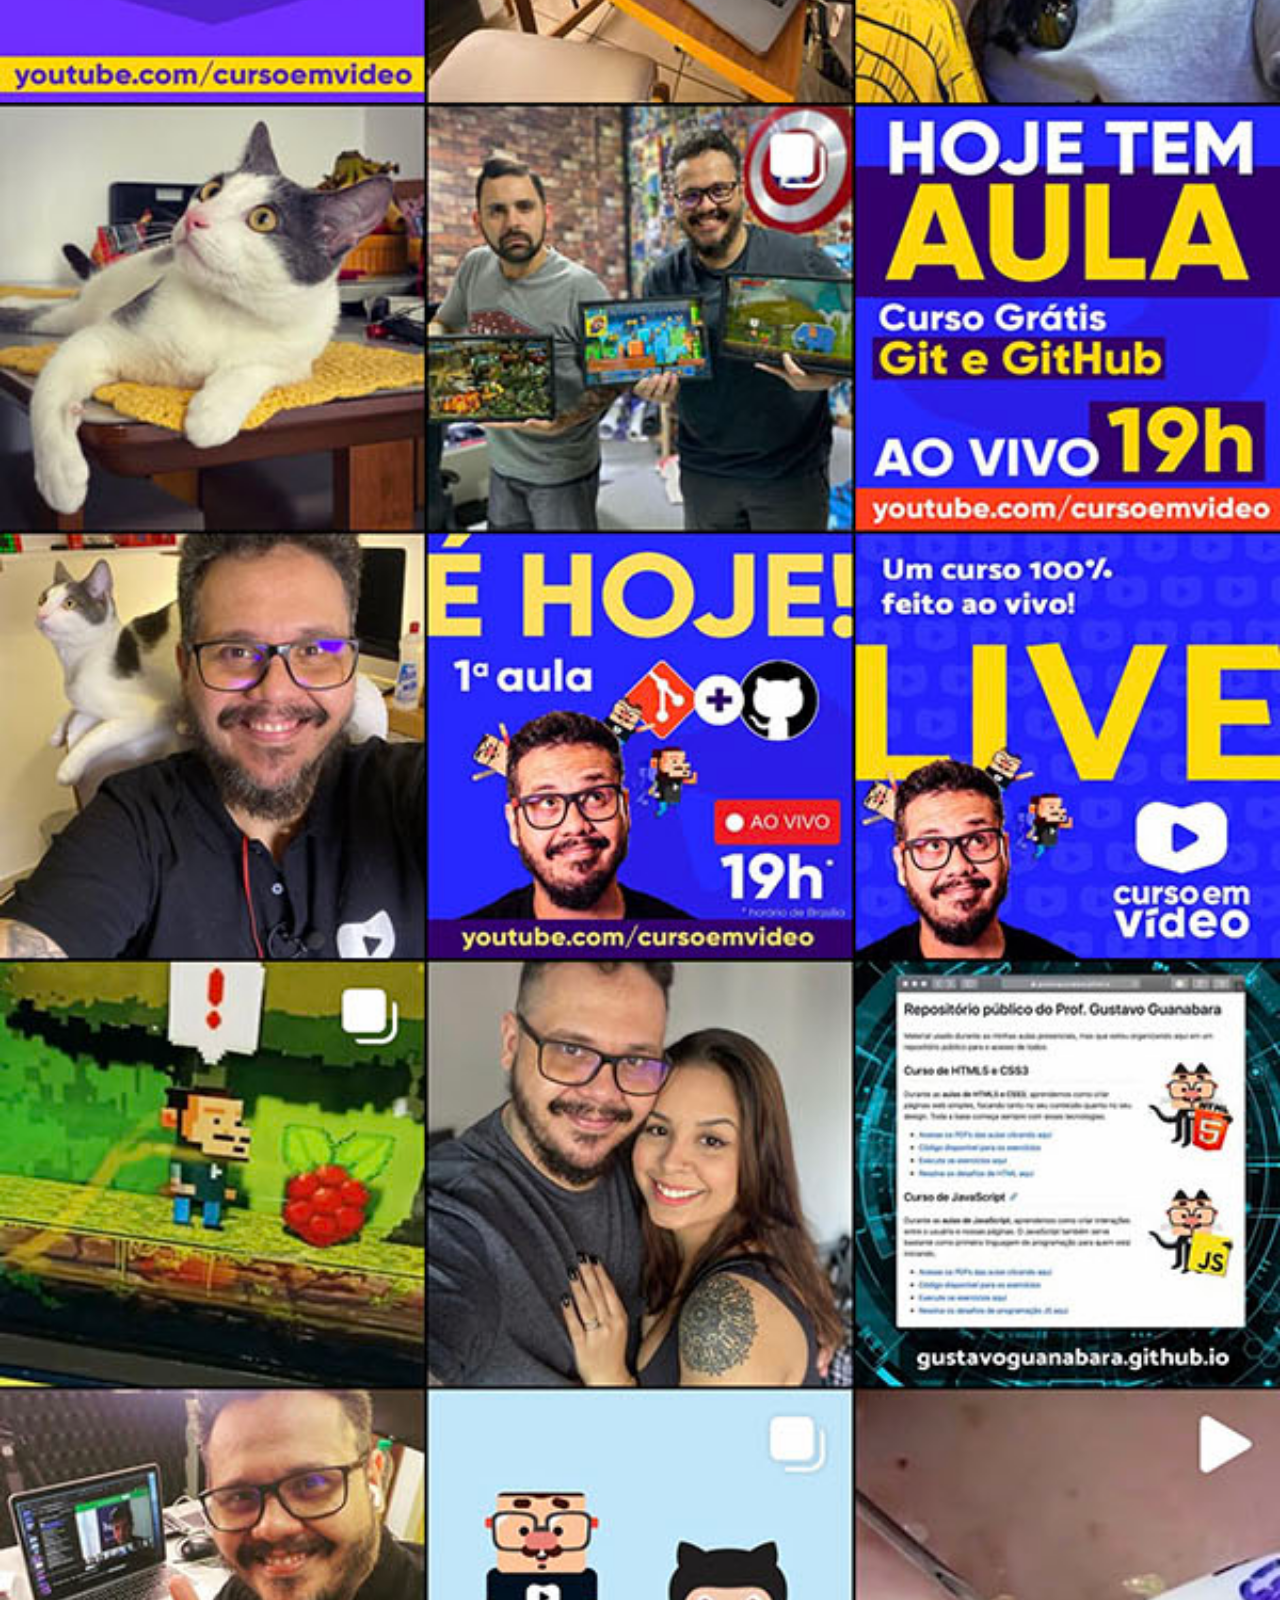
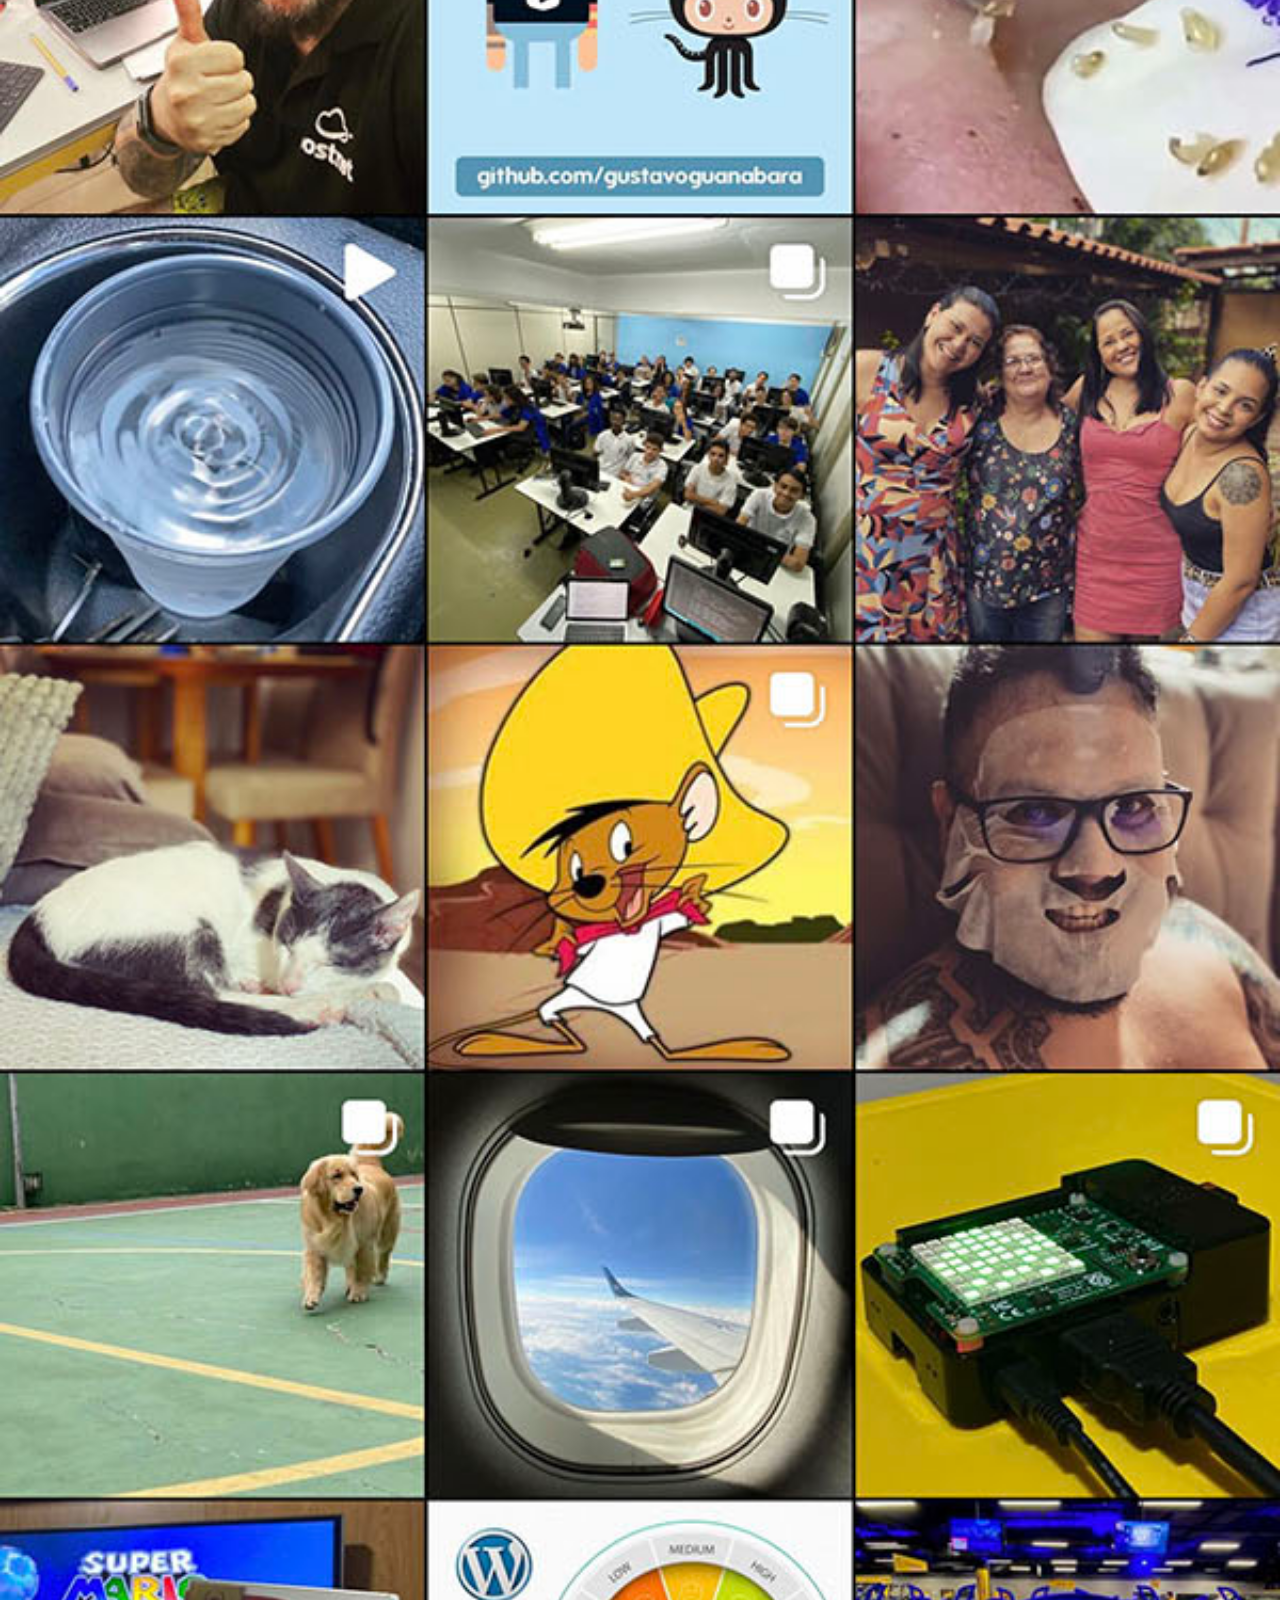
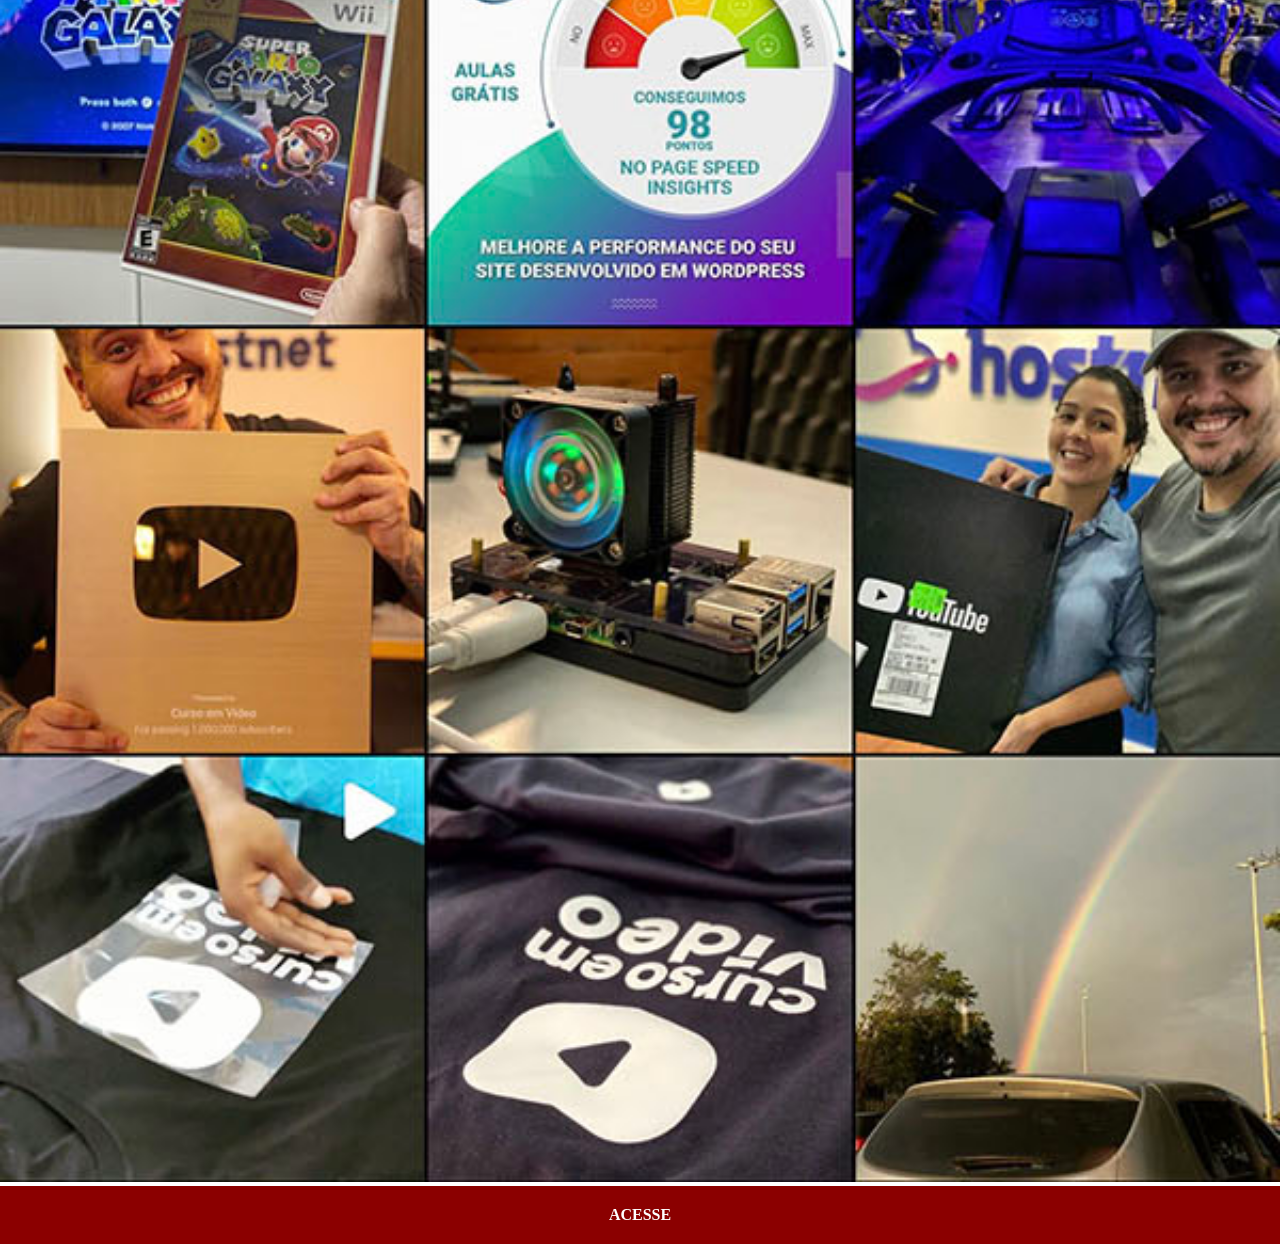
<file: pages/instagram.html>
<!DOCTYPE html>
<html lang="pt-br">
<head>
    <meta charset="UTF-8">
    <meta name="viewport" content="width=device-width, initial-scale=1.0">
    <title>Instagram</title>
    <link rel="stylesheet" href="../assets/css/social.css">
</head>
<body>

    <img src="../assets/imagens/tela-instagram.jpg" alt="Instagram">
    <a href="https://www.instagram.com/cursoemvideo" target="_blank">ACESSE</a>
    
</body>
</html>
</file>
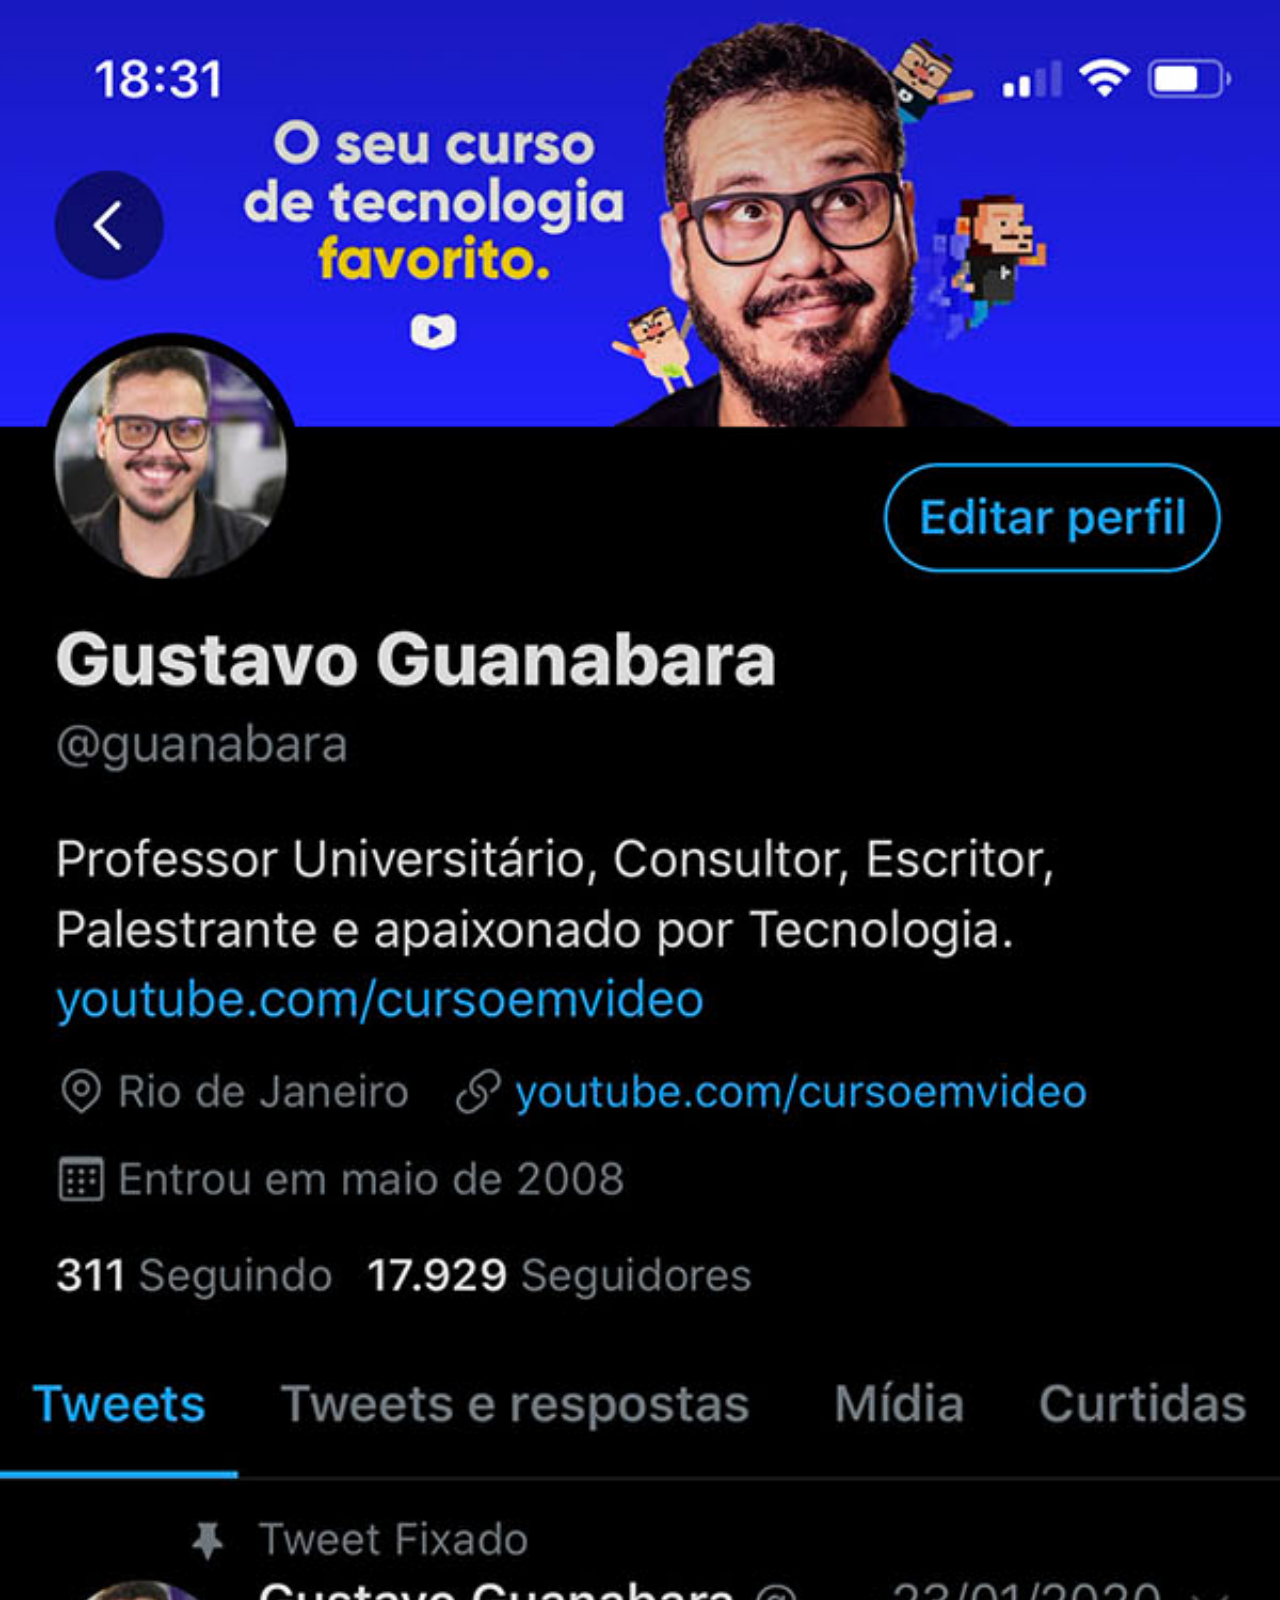
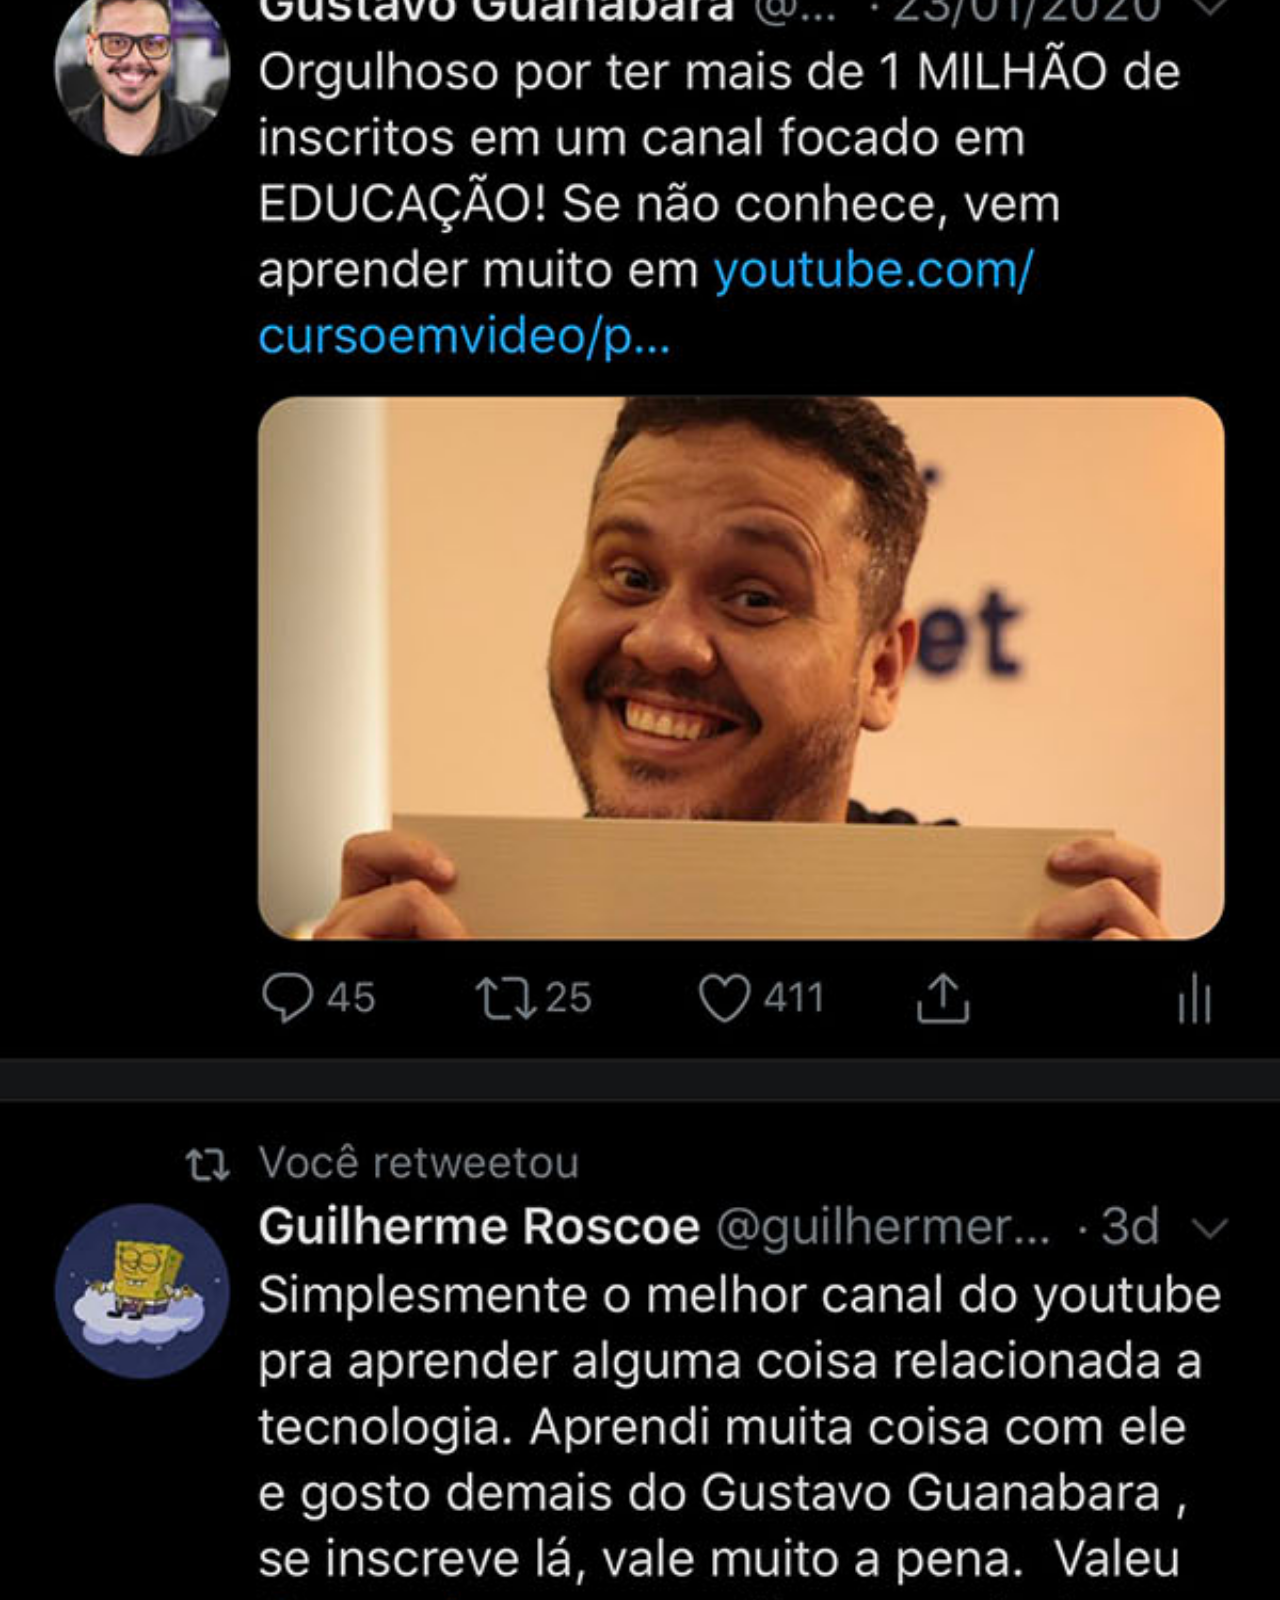
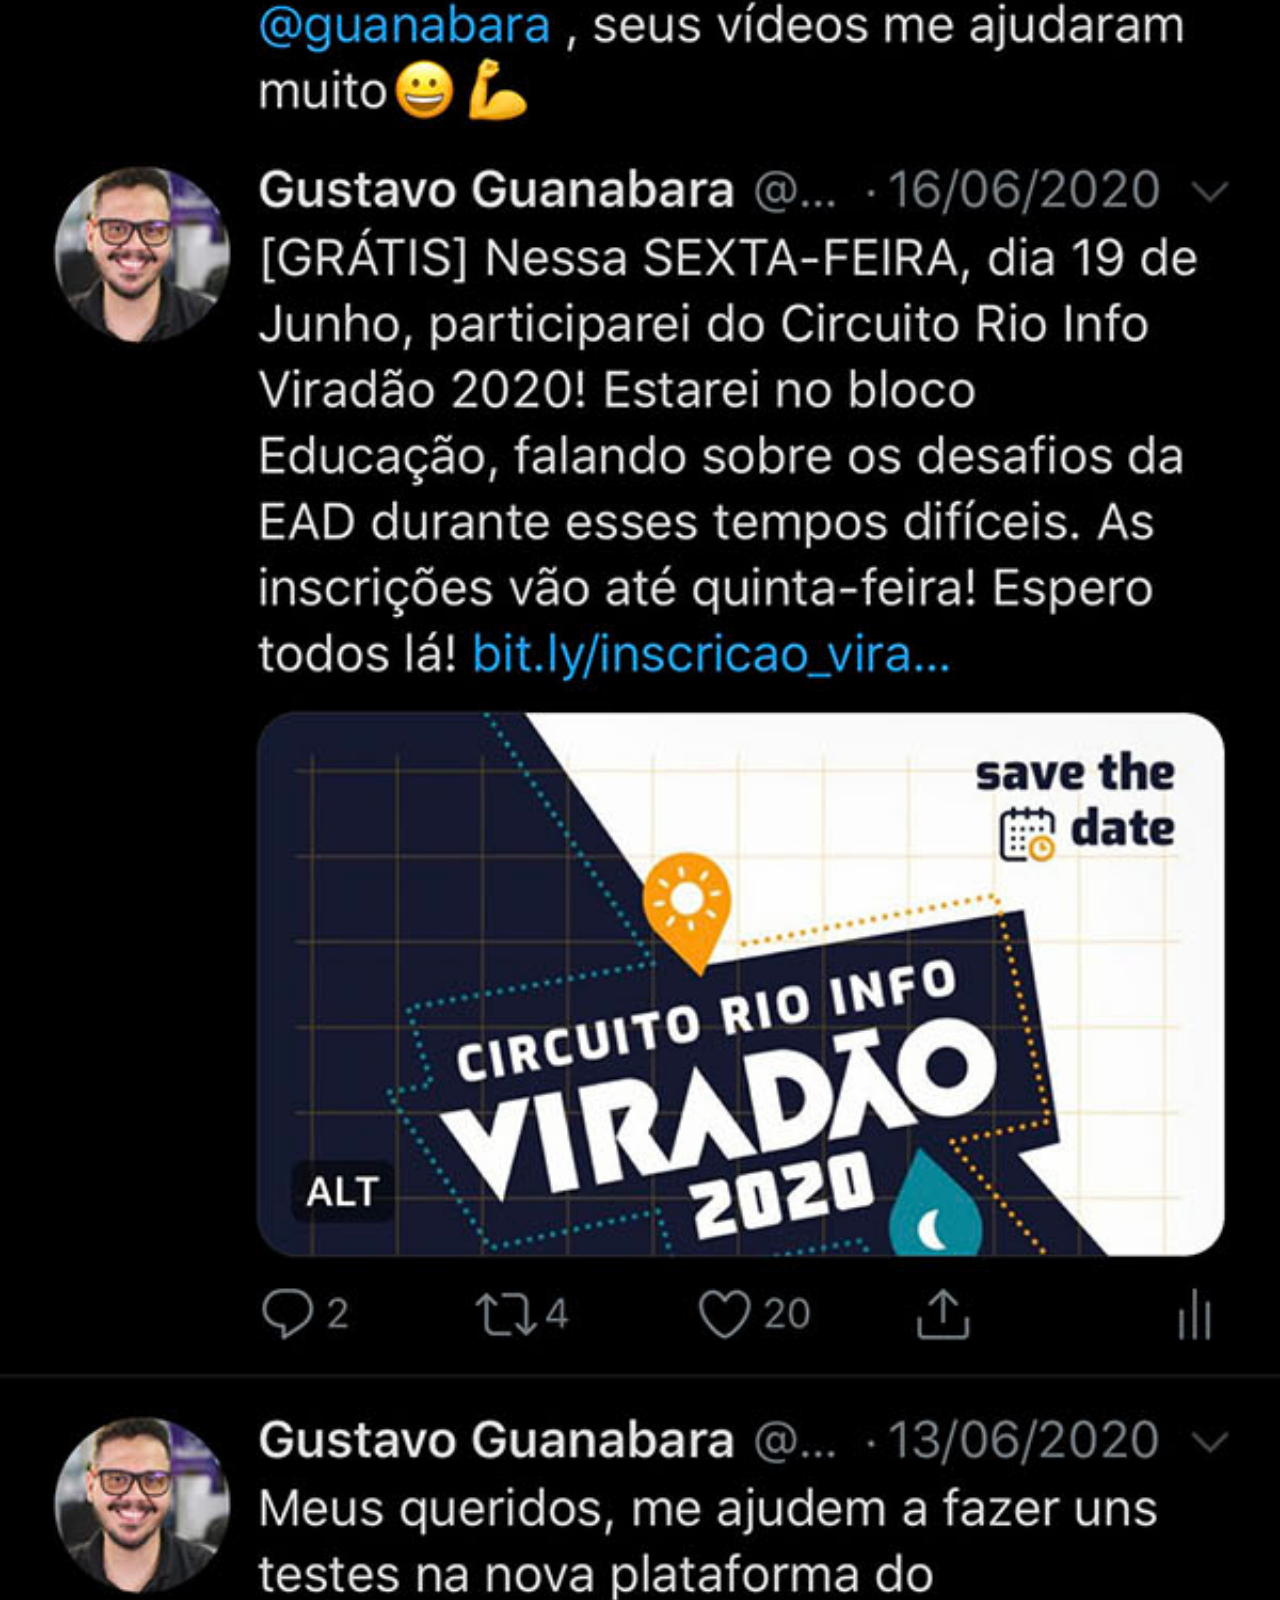
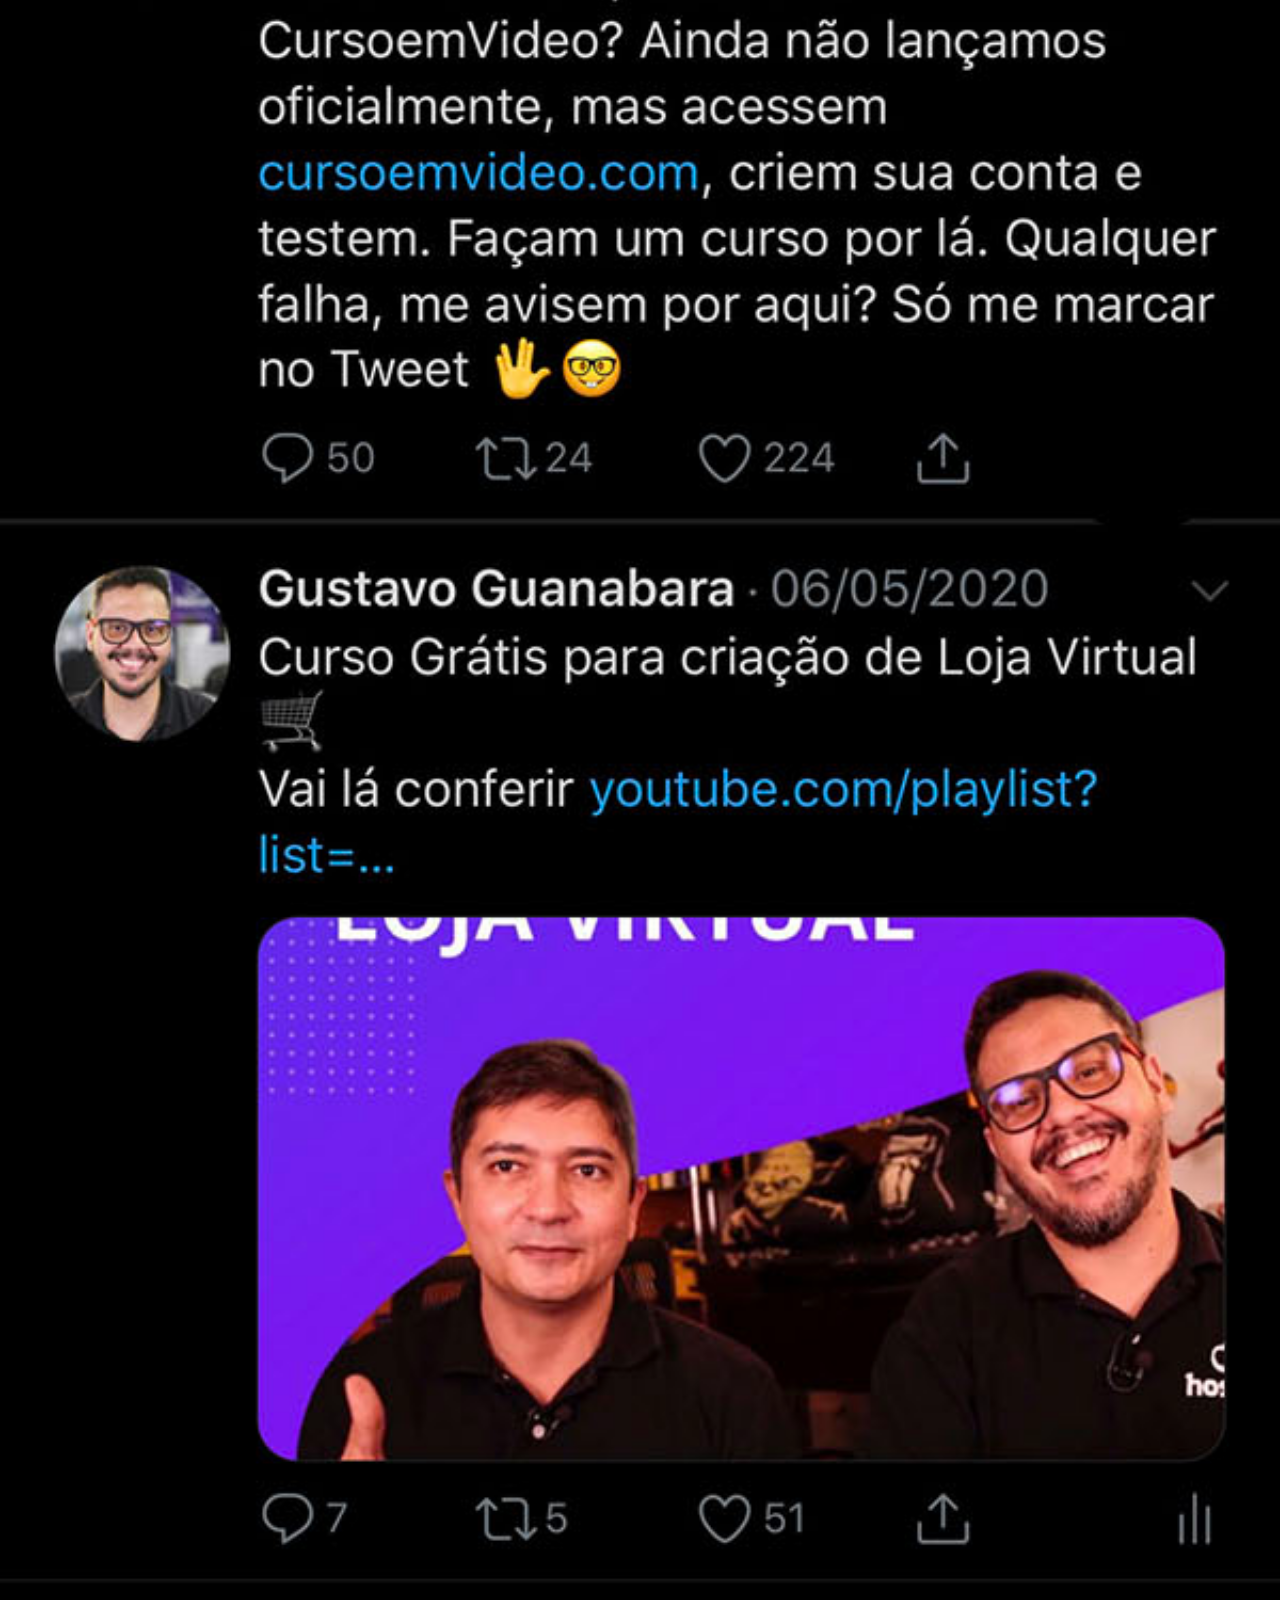
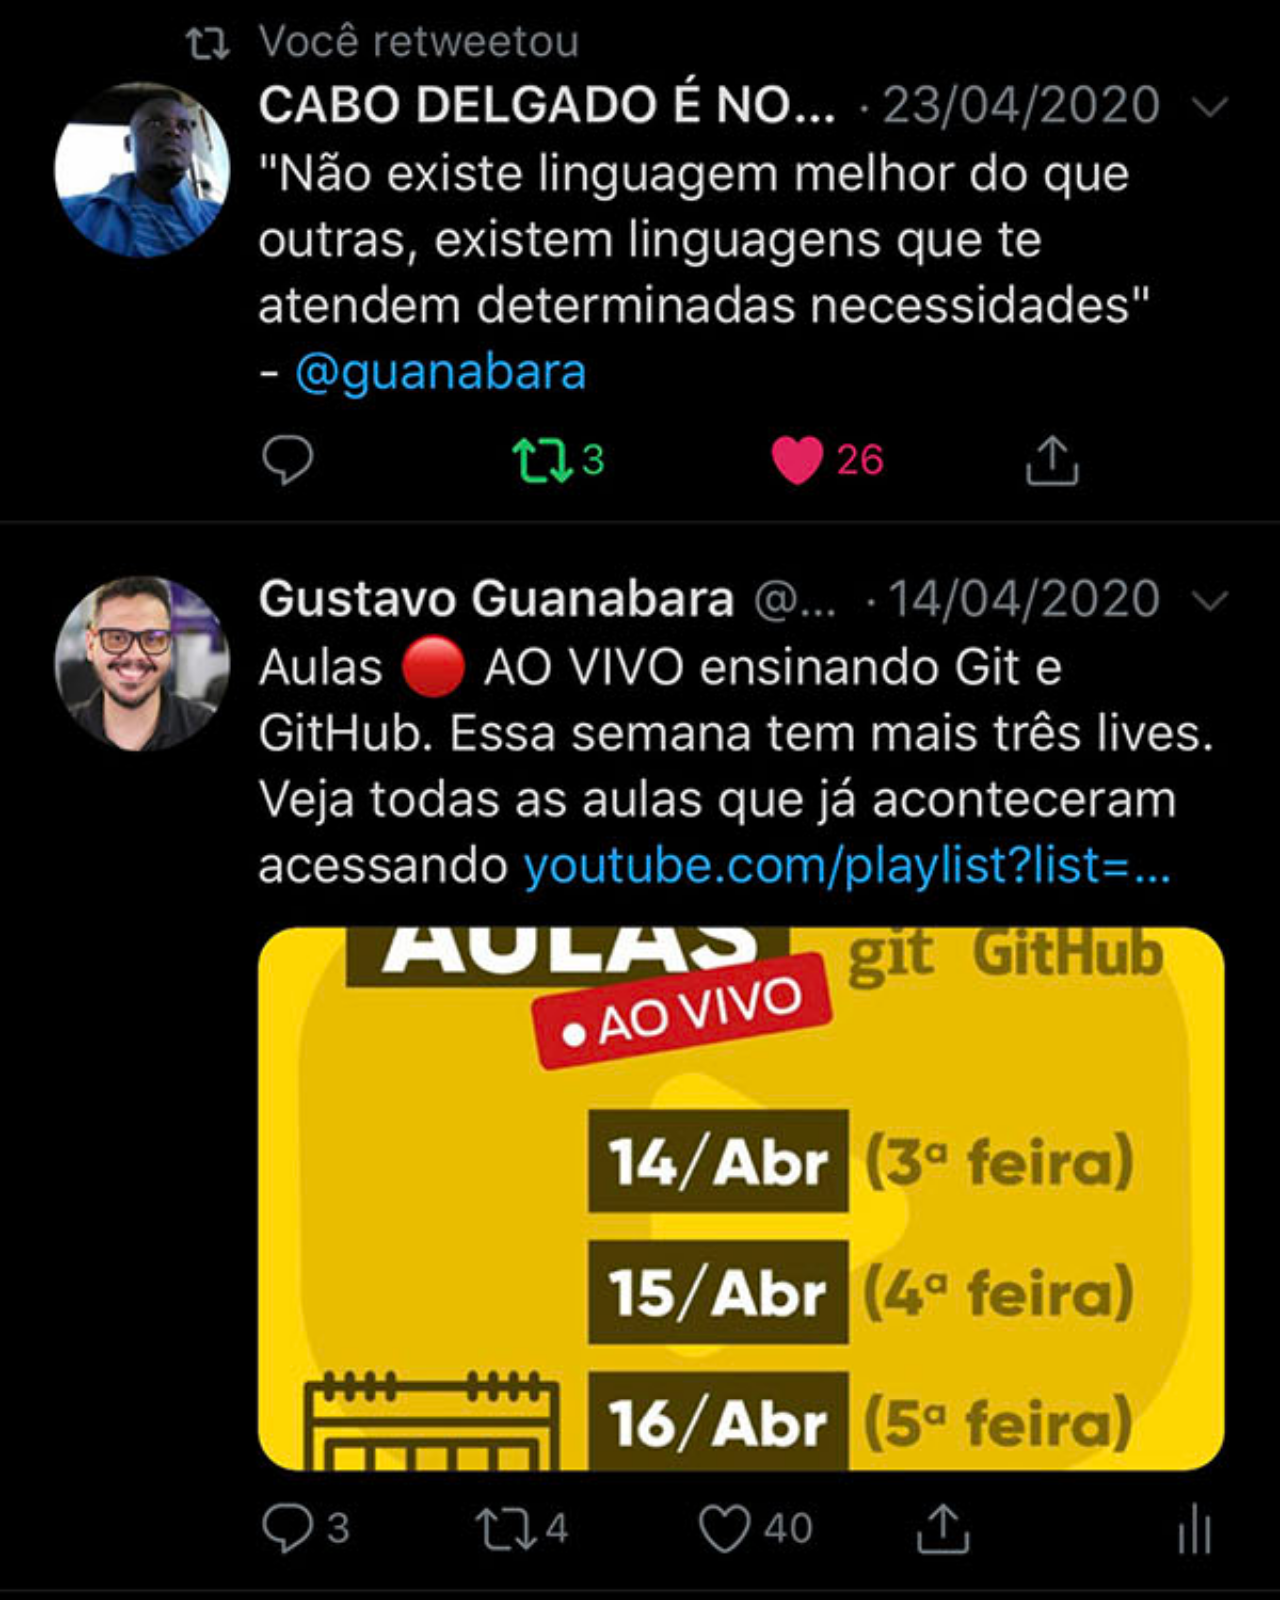
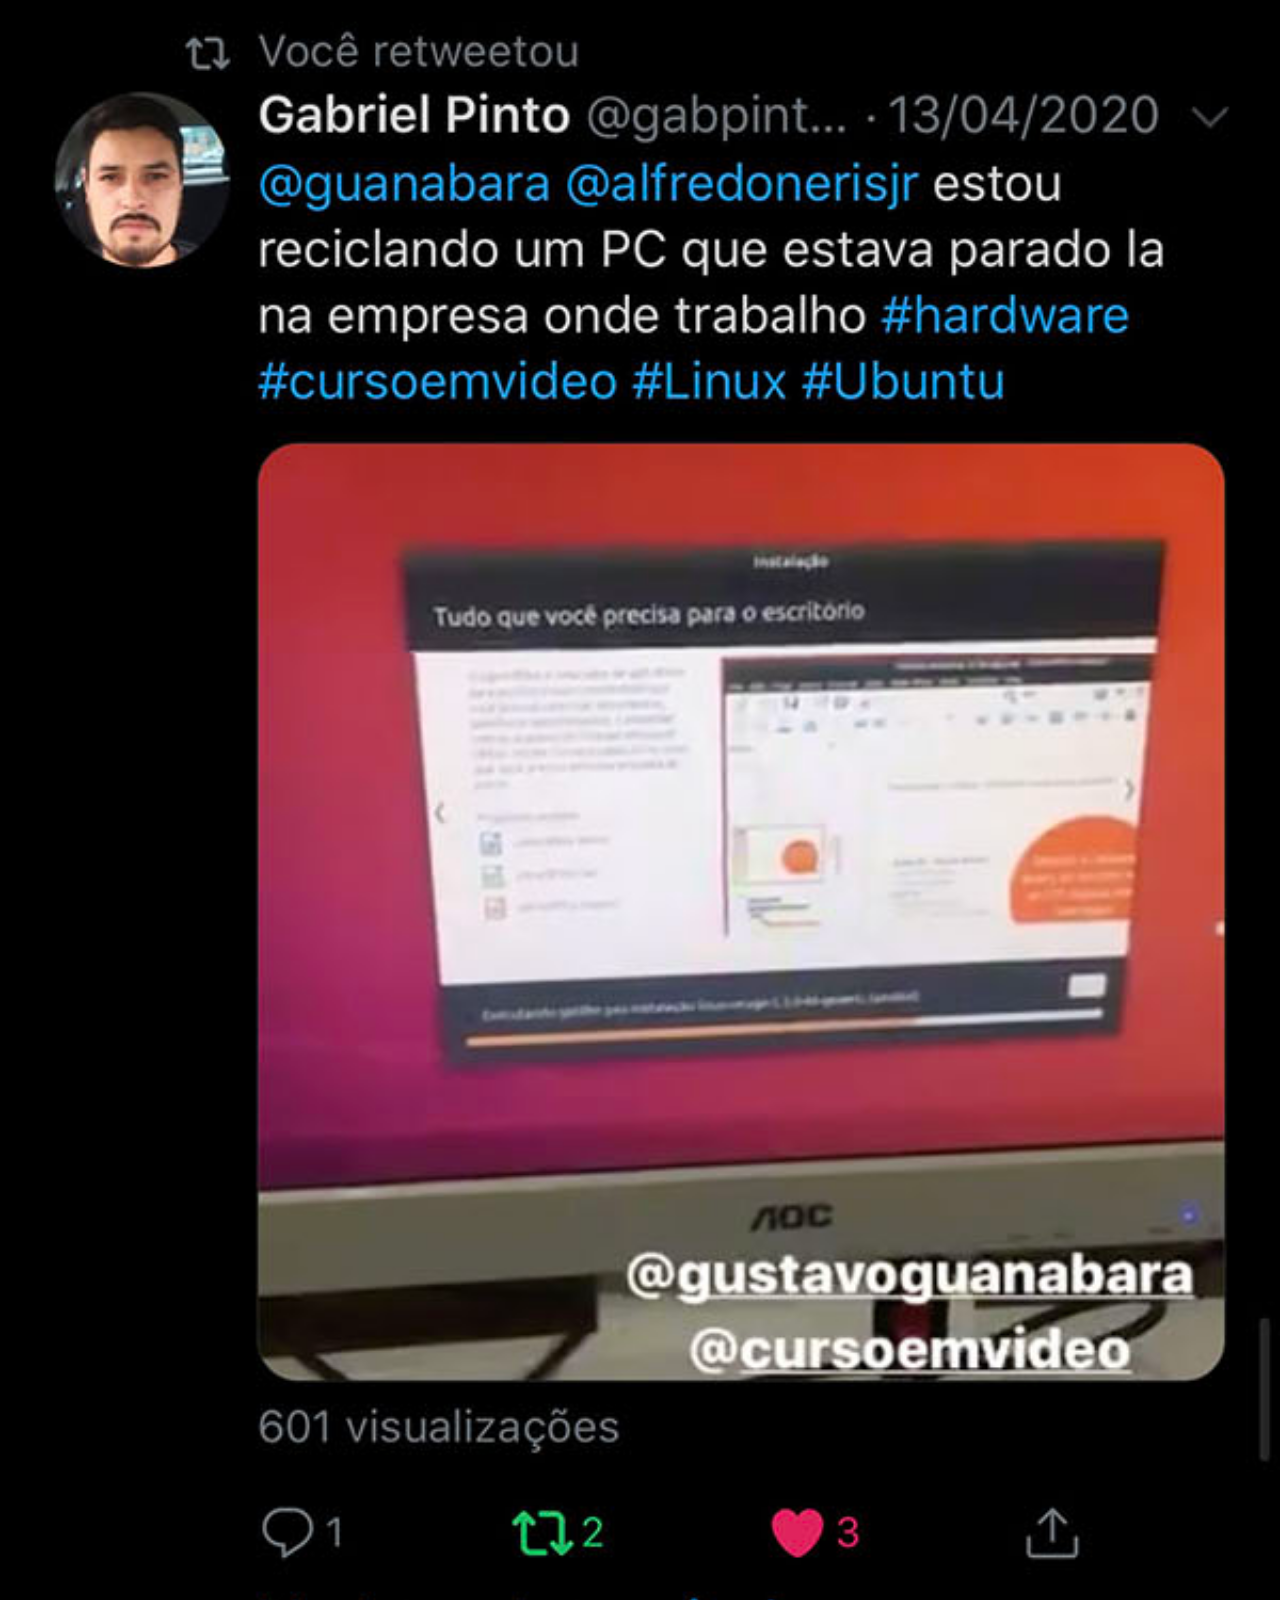
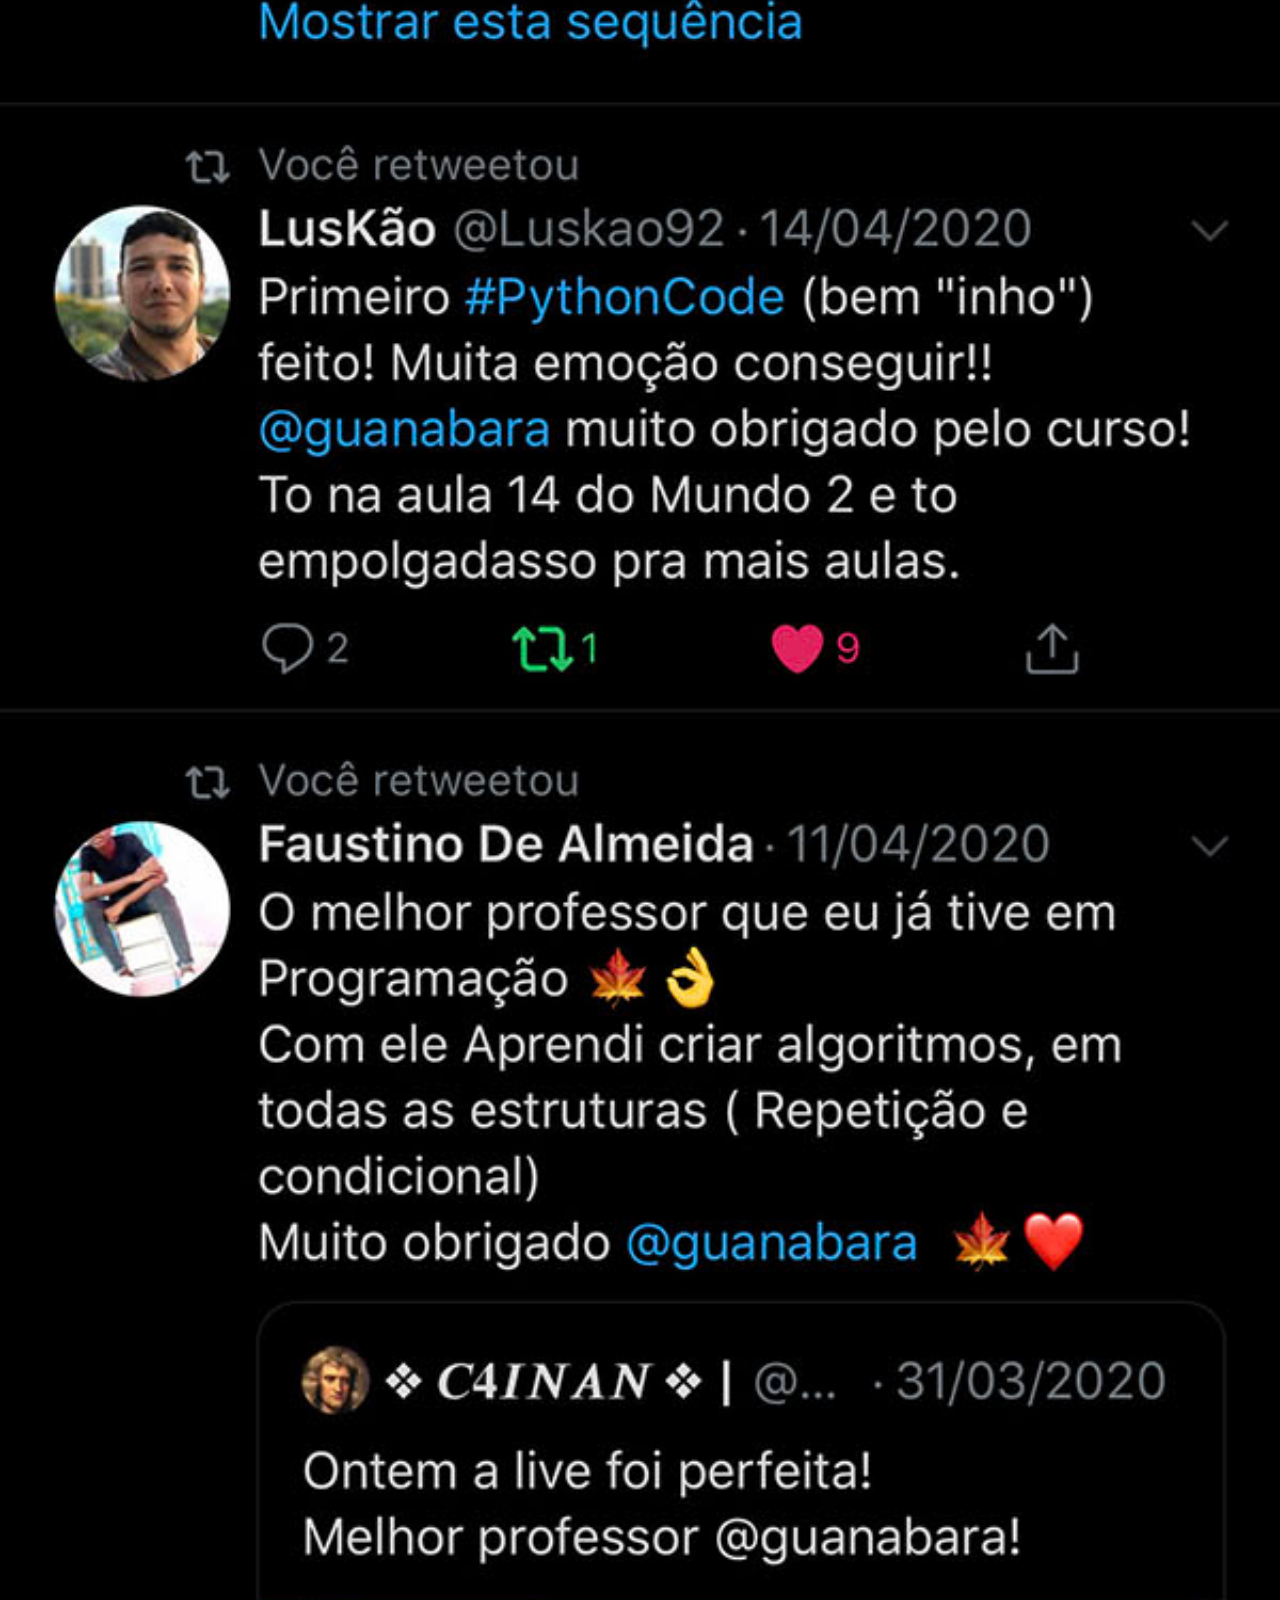
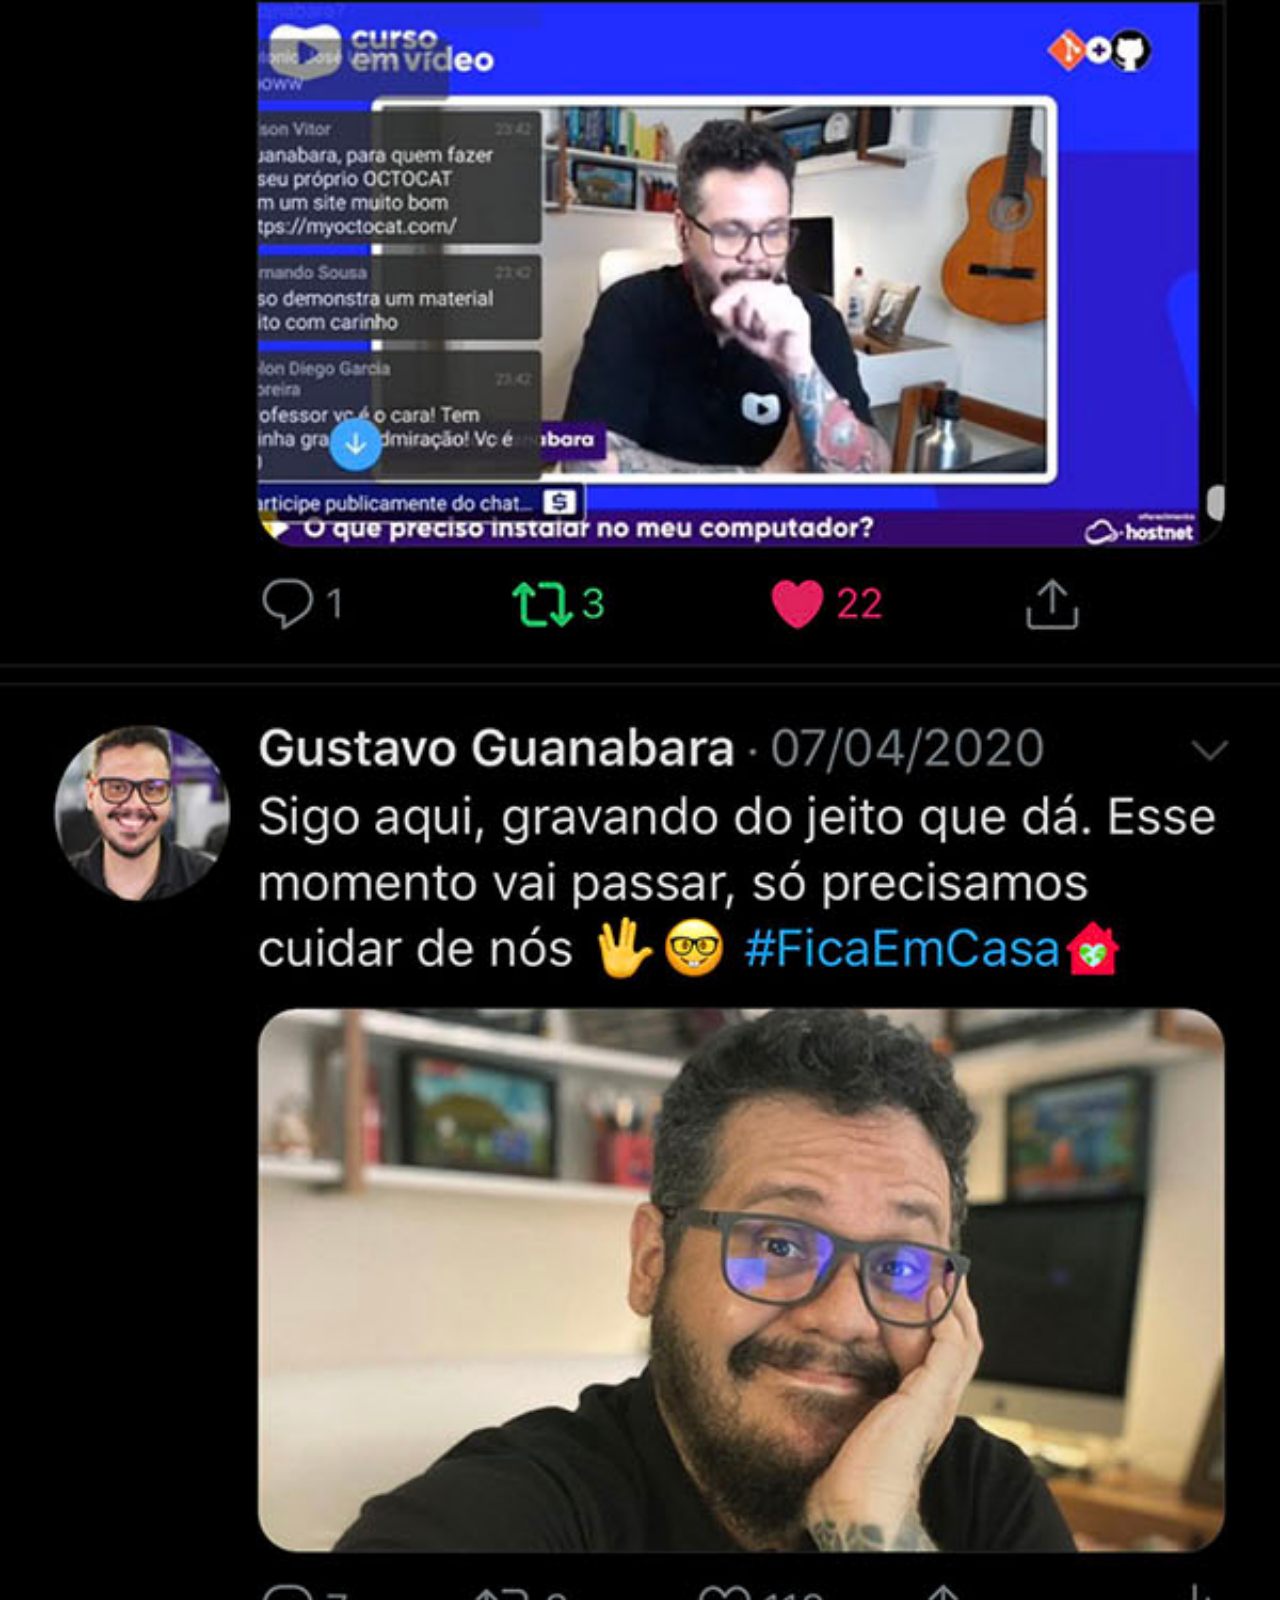
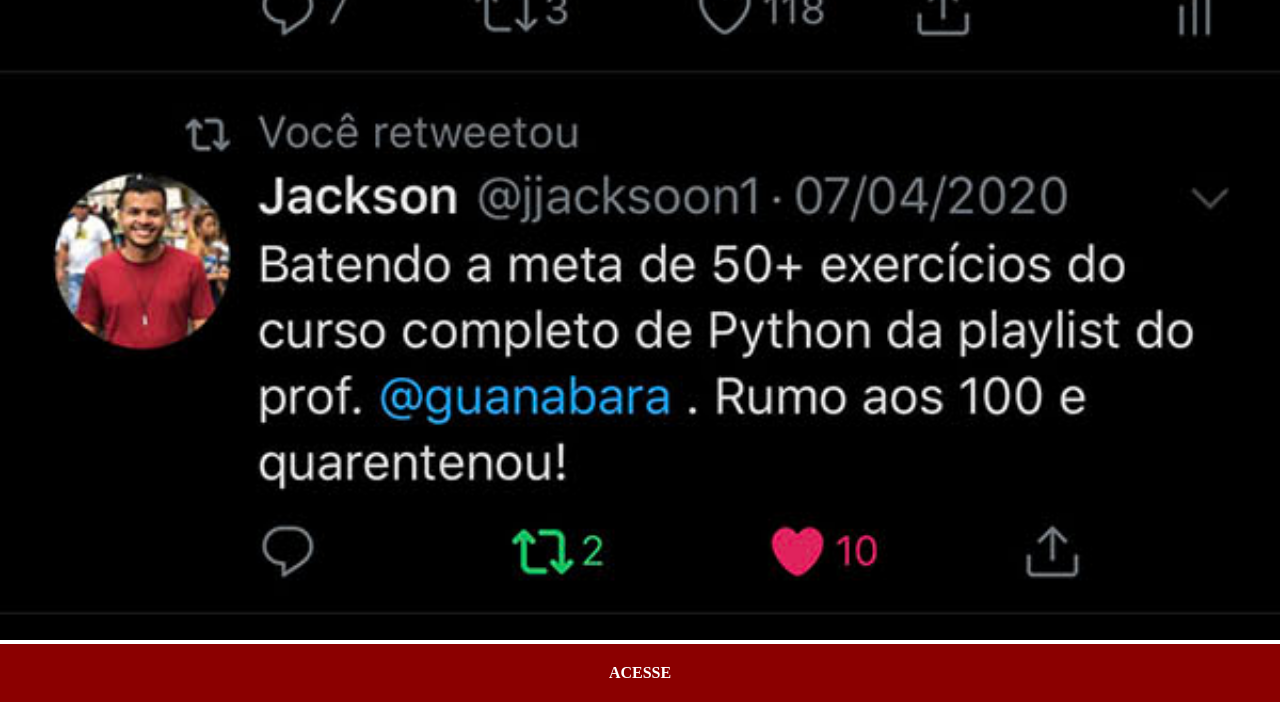
<file: pages/twitter.html>
<!DOCTYPE html>
<html lang="pt-br">
<head>
    <meta charset="UTF-8">
    <meta name="viewport" content="width=device-width, initial-scale=1.0">
    <title>Twitter</title>
    <link rel="stylesheet" href="../assets/css/social.css">
</head>
<body>
    
    <img src="../assets/imagens/tela-twitter.jpg" alt="Twitter">
    <a href="https://x.com/?lang=pt" target="_blank">ACESSE</a>

</body>
</html>
</file>
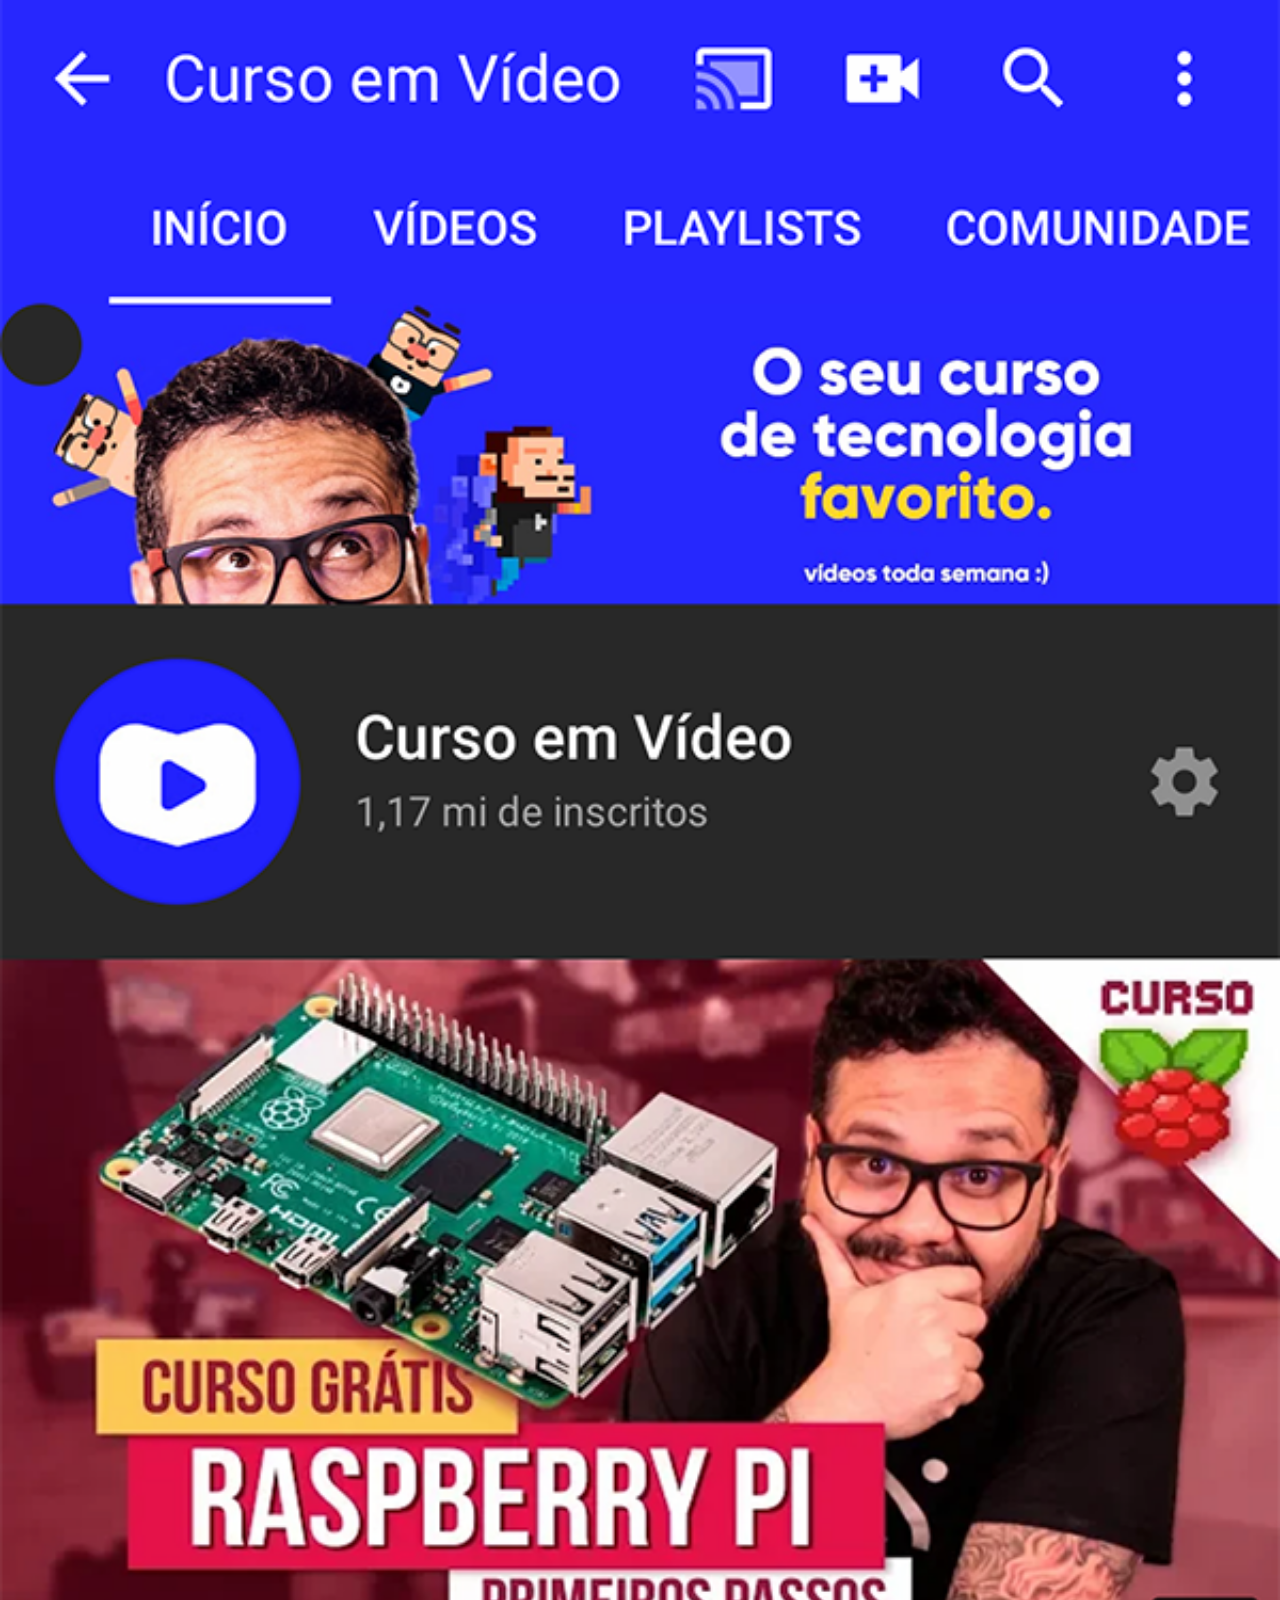
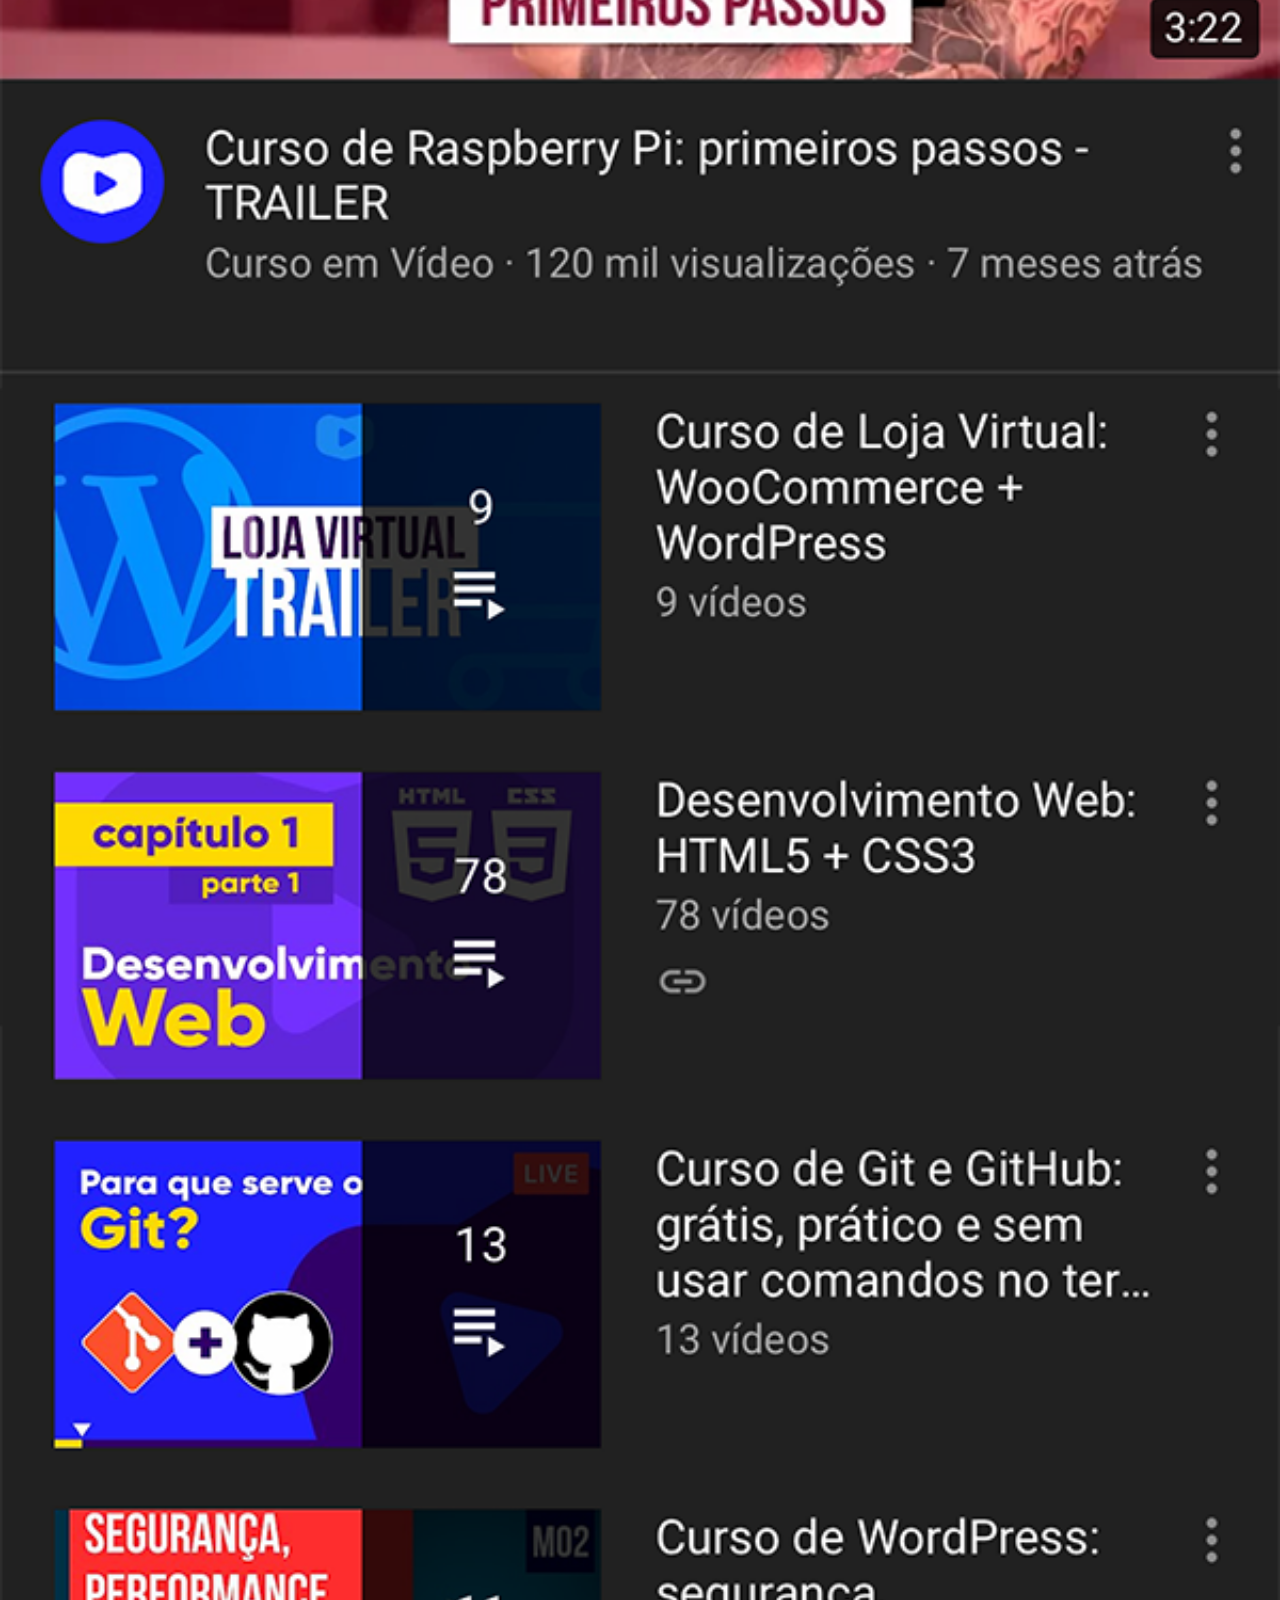
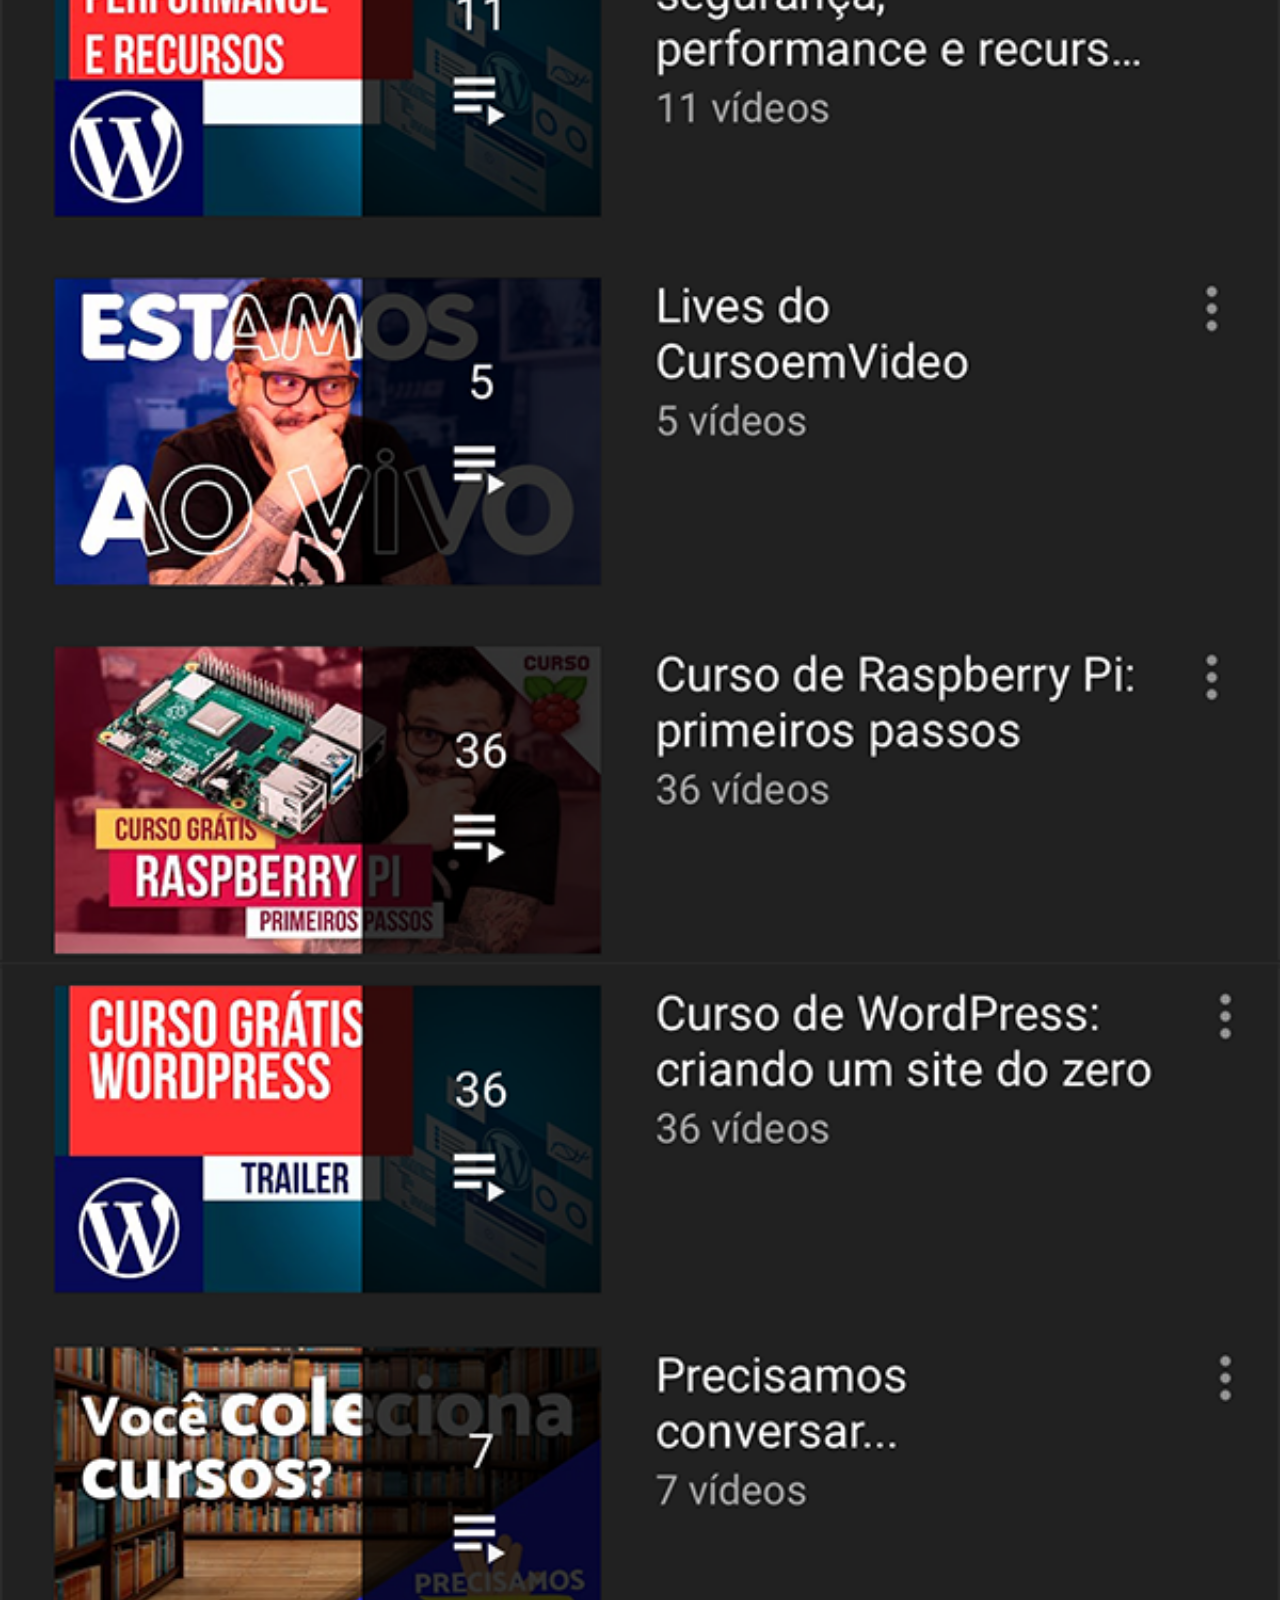
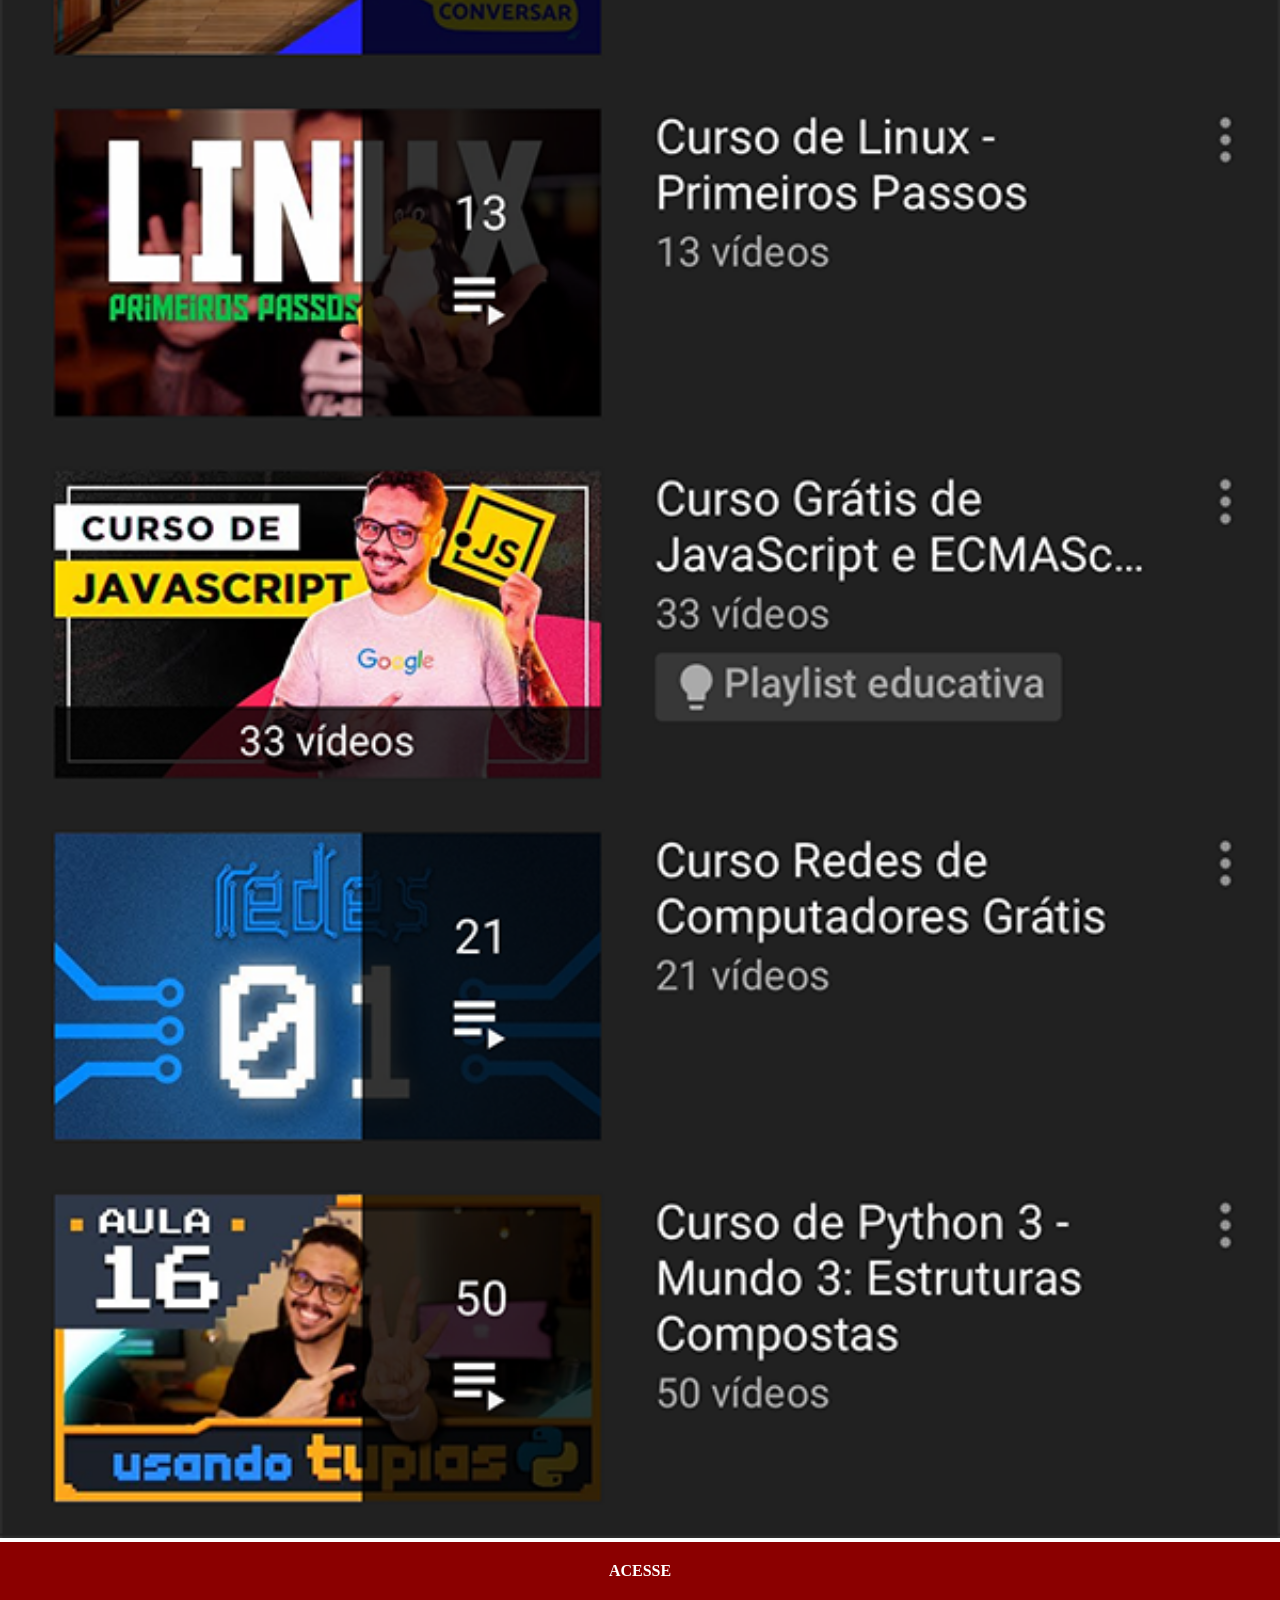
<file: pages/youtube.html>
<!DOCTYPE html>
<html lang="pt-br">
<head>
    <meta charset="UTF-8">
    <meta name="viewport" content="width=device-width, initial-scale=1.0">
    <link rel="stylesheet" href="../assets/css/social.css">
    <title>Youtube</title>
</head>
<body>
    <img src="../assets/imagens/tela-youtube.png" alt="Youtube">
    <a href="https://www.youtube.com/c/CursoemV%C3%ADdeo" target="_blank">ACESSE</a>
    
</body>
</html>
</file>
<file: assets/css/style.css>
*{
    margin: 0px;
    padding: 0px;
    font-family: Arial, Helvetica, sans-serif;
}

html, body{
    height: 100vh;
    width: 100vw;
    background-color: black;
}

body{
    background: url(../imagens/fundo-madeira.jpg) no-repeat top center;
    background-size: cover;
    background-attachment: fixed;

}

main {
    position: relative;
    height: 100vh;
}

section#telefone{
    position: absolute;
    top: 50%;
    left: 50%;
    transform: translate(-50%, -50%);
    height: 627px;
    width: 311px;
    background: url(../imagens/frame-iphone.png);
    background-repeat: no-repeat;
}

iframe#tela{
    position: relative;
    top: 80px;
    left: 22px;
    width: 269px;
    height: 471px;
}

section#redes-sociais{
    text-align: right;
}

section#redes-sociais img {
    width: 50px;
    margin: 10px;
    border-radius: 50%;
    box-shadow: 2px 2px 5px rgba(0, 0, 0, 0.452);
    box-sizing: border-box;
}

section#redes-sociais img:hover{
    border: 2px solid rgba(255, 255, 255, 0.623);
    transform: translate( -2px, -2px);
    box-shadow: 5px 5px 10px rgba(0, 0, 0, 0.452);
    transition: transform 0.3s;
}
</file>
<file: assets/css/social.css>
*{
            margin: 0px;
            padding: 0px;
        }

        ::-webkit-scrollbar{
            width: 0px;
            height: 0px;
        }

        img{
            width: 100vw;
        }

        a{
            display: block;
            background-color: darkred;
            color: white;
            padding: 20px;
            text-align: center;
            font-weight: bolder;
            text-decoration: none;
        }

        a:hover{
            background-color: red;
        }
</file>
